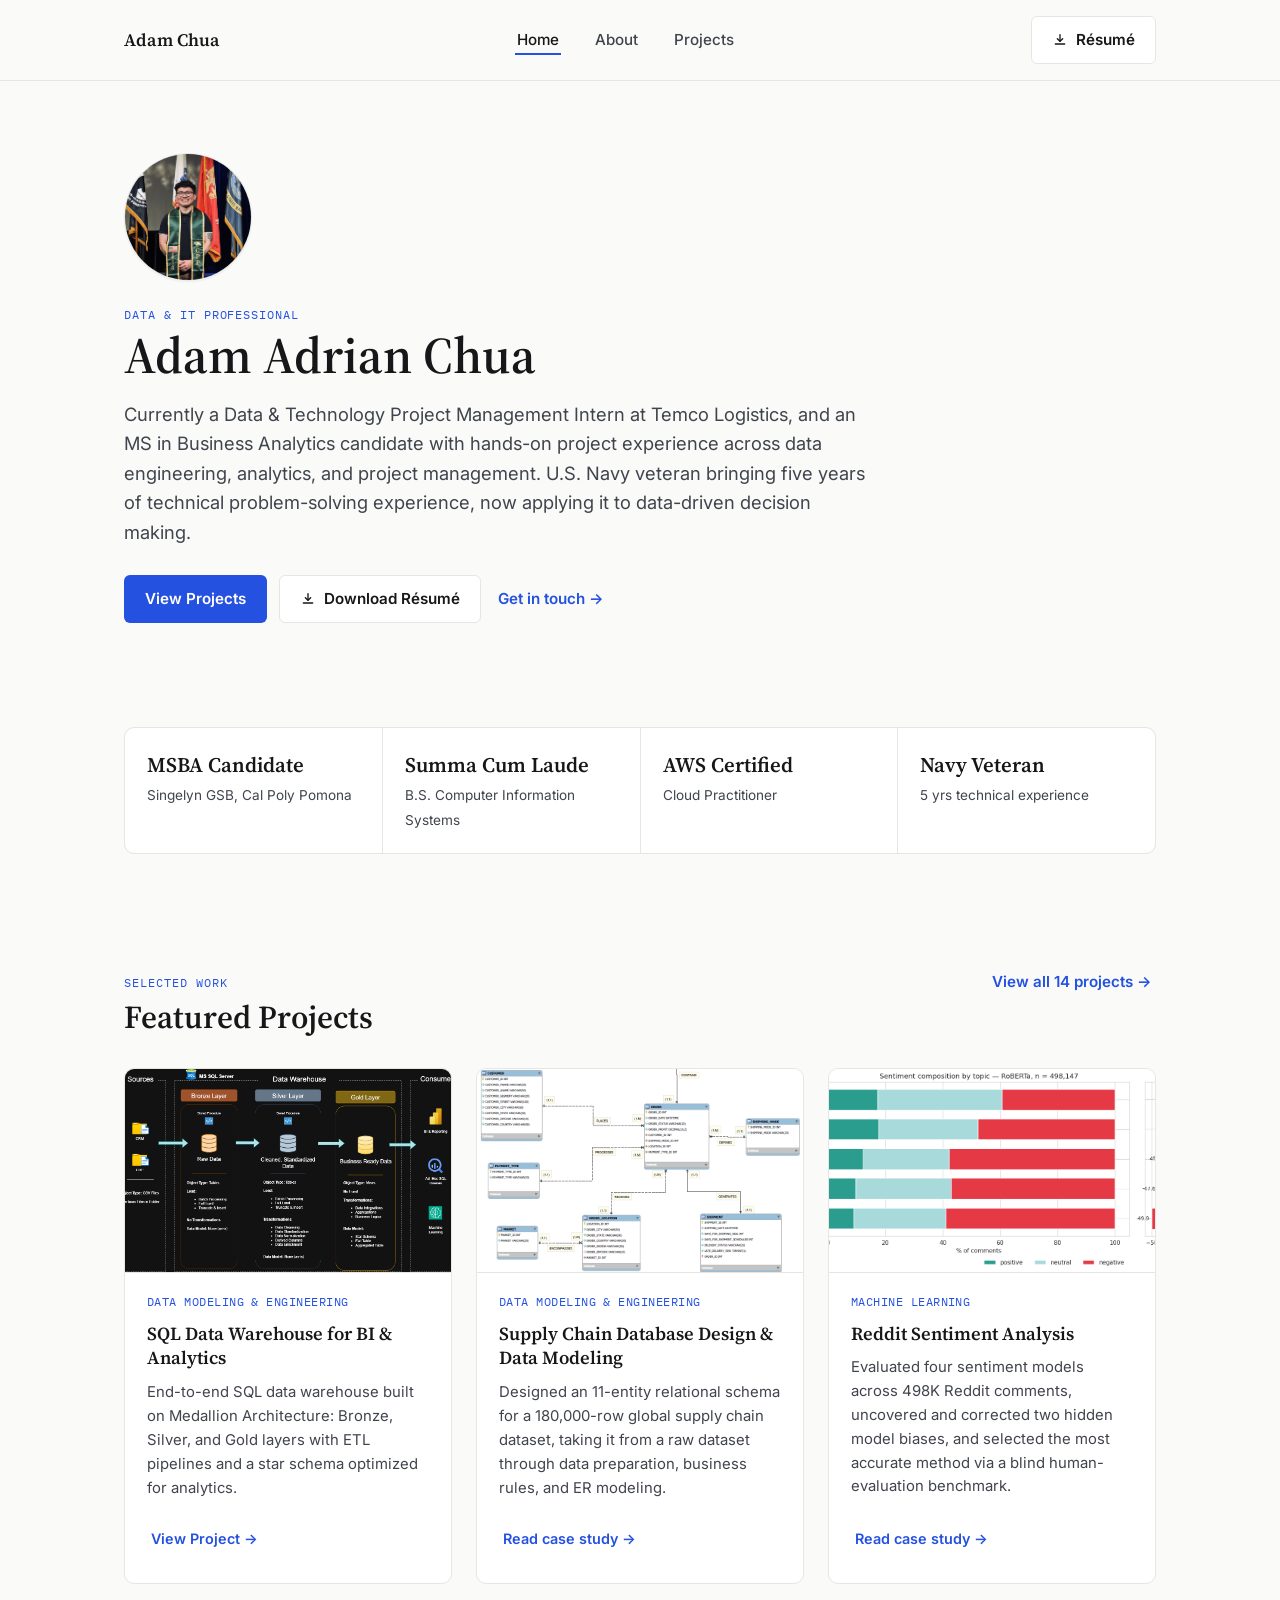
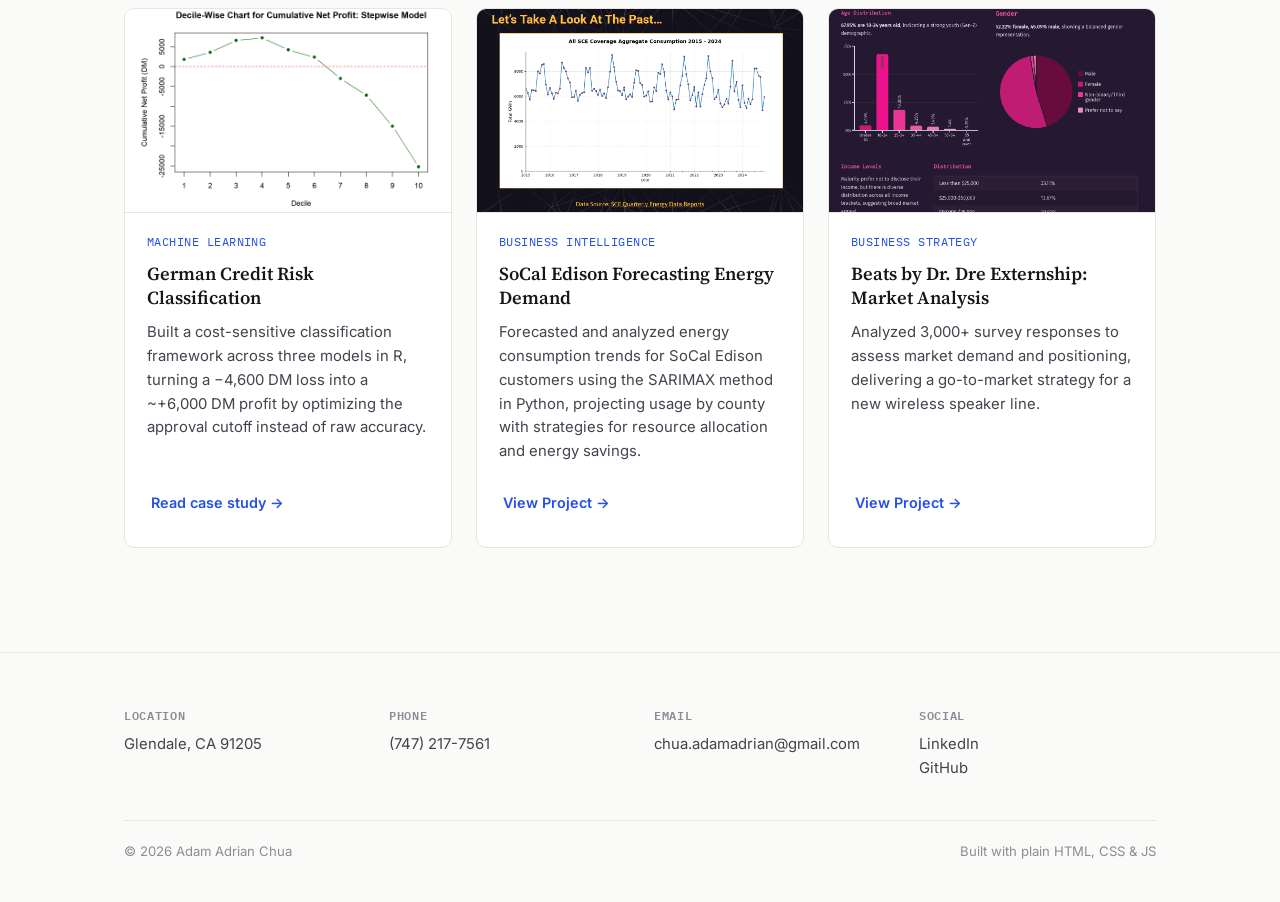
<file: index.html>
<!DOCTYPE html>
<html lang="en">
<head>
	<meta charset="utf-8" />
	<title>Adam Chua | Data & IT Professional</title>
	<meta name="viewport" content="width=device-width, initial-scale=1" />
	<meta name="description" content="Adam Chua, Data & Technology Project Management Intern at Temco Logistics, MS in Business Analytics candidate, and B.S. in Computer Information Systems graduate. Data engineering, analytics, and project management portfolio." />
	<link rel="icon" href="data:image/svg+xml,%3Csvg xmlns='http://www.w3.org/2000/svg' viewBox='0 0 100 100'%3E%3Crect width='100' height='100' rx='20' fill='%232451e0'/%3E%3Ctext x='50' y='67' font-size='44' font-family='sans-serif' fill='white' text-anchor='middle'%3EAC%3C/text%3E%3C/svg%3E" />
	<link rel="preconnect" href="https://fonts.googleapis.com" />
	<link rel="preconnect" href="https://fonts.gstatic.com" crossorigin />
	<link href="https://fonts.googleapis.com/css2?family=Source+Serif+4:wght@500;600;700&family=Inter:wght@400;500;600;700&family=IBM+Plex+Mono:wght@500;600&display=swap" rel="stylesheet" />
	<link rel="stylesheet" href="assets/css/style.css" />
</head>
<body>

	<header class="site-header">
		<nav class="nav">
			<a href="index.html" class="nav-brand">Adam Chua</a>
			<ul class="nav-links" id="nav-links">
				<li><a href="index.html" aria-current="page">Home</a></li>
				<li><a href="about.html">About</a></li>
				<li><a href="projects.html">Projects</a></li>
			</ul>
			<div class="nav-cta">
				<a href="assets/resume/Adam-Chua-Resume.pdf" class="btn btn-secondary" download>
					<svg viewBox="0 0 24 24" fill="none" stroke="currentColor" stroke-width="2" stroke-linecap="round" stroke-linejoin="round"><path d="M12 4v10"/><path d="M8 10l4 4 4-4"/><path d="M5 18h14"/></svg>
					Résumé
				</a>
				<button class="nav-toggle" aria-label="Toggle menu" aria-expanded="false" aria-controls="nav-links">
					<svg viewBox="0 0 24 24" fill="none" stroke="currentColor" stroke-width="2" stroke-linecap="round"><line x1="4" y1="7" x2="20" y2="7"/><line x1="4" y1="12" x2="20" y2="12"/><line x1="4" y1="17" x2="20" y2="17"/></svg>
				</button>
			</div>
		</nav>
	</header>

	<main>
		<section class="hero">
			<div class="container hero-grid">
				<div>
					<div class="hero-photo">
						<img src="assets/images/profile.jpg" alt="Portrait of Adam Chua" />
					</div>
					<span class="eyebrow">Data &amp; IT Professional</span>
					<h1>Adam Adrian Chua</h1>
					<p class="lede">
						Currently a Data &amp; Technology Project Management Intern at Temco Logistics, and an MS in Business
						Analytics candidate with hands-on project experience across data engineering, analytics, and project
						management. U.S. Navy veteran bringing five years of technical problem-solving experience, now applying
						it to data-driven decision making.
					</p>
					<div class="actions">
						<a href="projects.html" class="btn btn-primary">View Projects</a>
						<a href="assets/resume/Adam-Chua-Resume.pdf" class="btn btn-secondary" download>
							<svg viewBox="0 0 24 24" fill="none" stroke="currentColor" stroke-width="2" stroke-linecap="round" stroke-linejoin="round"><path d="M12 4v10"/><path d="M8 10l4 4 4-4"/><path d="M5 18h14"/></svg>
							Download Résumé
						</a>
						<a href="mailto:chua.adamadrian@gmail.com" class="btn btn-ghost">Get in touch →</a>
					</div>
				</div>
			</div>
		</section>

		<section class="section--tight">
			<div class="container">
				<div class="highlights">
					<div class="highlight">
						<span class="value">MSBA Candidate</span>
						<span class="label">Singelyn GSB, Cal Poly Pomona</span>
					</div>
					<div class="highlight">
						<span class="value">Summa Cum Laude</span>
						<span class="label">B.S. Computer Information Systems</span>
					</div>
					<div class="highlight">
						<span class="value">AWS Certified</span>
						<span class="label">Cloud Practitioner</span>
					</div>
					<div class="highlight">
						<span class="value">Navy Veteran</span>
						<span class="label">5 yrs technical experience</span>
					</div>
				</div>
			</div>
		</section>

		<section class="section">
			<div class="container">
				<div class="section-head">
					<div>
						<span class="eyebrow">Selected Work</span>
						<h2>Featured Projects</h2>
					</div>
					<a href="projects.html" class="btn btn-ghost">View all 14 projects →</a>
				</div>

				<div class="project-grid">
					<article class="card project-card">
						<div class="project-media">
							<img src="assets/images/dwh_architecture_drawio.png" alt="Medallion architecture diagram for the SQL data warehouse project" />
						</div>
						<div class="project-body">
							<span class="project-tag">Data Modeling &amp; Engineering</span>
							<h3>SQL Data Warehouse for BI &amp; Analytics</h3>
							<p>End-to-end SQL data warehouse built on Medallion Architecture: Bronze, Silver, and Gold layers with ETL pipelines and a star schema optimized for analytics.</p>
							<div class="project-footer">
								<a href="https://github.com/adamchua97/sql-data-wh-project" class="btn-ghost" style="font-size:0.9rem;font-weight:600;">View Project →</a>
							</div>
						</div>
					</article>

										<article class="card project-card">
						<div class="project-media">
							<img src="assets/images/erd_preview.png" alt="Entity-relationship diagram for the supply chain data model" />
						</div>
						<div class="project-body">
							<span class="project-tag">Data Modeling &amp; Engineering</span>
							<h3>Supply Chain Database Design &amp; Data Modeling</h3>
							<p>Designed an 11-entity relational schema for a 180,000-row global supply chain dataset, taking it from a raw dataset through data preparation, business rules, and ER modeling.</p>
							<div class="project-footer">
								<a href="projects.html#supply-chain-model" class="btn-ghost" style="font-size:0.9rem;font-weight:600;">Read case study →</a>
							</div>
						</div>
					</article>

					<article class="card project-card">
						<div class="project-media">
							<img src="assets/images/fig4-sentiment-comp-by-topic-net-sentiment.png" alt="Sentiment composition and net sentiment by discussion topic" />
						</div>
						<div class="project-body">
							<span class="project-tag">Machine Learning</span>
							<h3>Reddit Sentiment Analysis</h3>
							<p>Evaluated four sentiment models across 498K Reddit comments, uncovered and corrected two hidden model biases, and selected the most accurate method via a blind human-evaluation benchmark.</p>
							<div class="project-footer">
								<a href="projects.html#sentiment-analysis" class="btn-ghost" style="font-size:0.9rem;font-weight:600;">Read case study →</a>
							</div>
						</div>
					</article>

					<article class="card project-card">
						<div class="project-media">
							<img src="assets/images/german_credit_decile_chart.png" alt="Decile-wise cumulative net profit chart for the stepwise credit risk model" />
						</div>
						<div class="project-body">
							<span class="project-tag">Machine Learning</span>
							<h3>German Credit Risk Classification</h3>
							<p>Built a cost-sensitive classification framework across three models in R, turning a −4,600 DM loss into a ~+6,000 DM profit by optimizing the approval cutoff instead of raw accuracy.</p>
							<div class="project-footer">
								<a href="projects.html#credit-risk" class="btn-ghost" style="font-size:0.9rem;font-weight:600;">Read case study →</a>
							</div>
						</div>
					</article>

										<article class="card project-card">
						<div class="project-media">
							<img src="assets/images/sce_forecast_25.png" alt="SoCal Edison energy demand forecast preview" />
						</div>
						<div class="project-body">
							<span class="project-tag">Business Intelligence</span>
							<h3>SoCal Edison Forecasting Energy Demand</h3>
							<p>Forecasted and analyzed energy consumption trends for SoCal Edison customers using the SARIMAX method in Python, projecting usage by county with strategies for resource allocation and energy savings.</p>
							<div class="project-footer">
								<a href="https://github.com/adamchua97/sce-forecasting-energy-demand-analysis" class="btn-ghost" style="font-size:0.9rem;font-weight:600;">View Project →</a>
							</div>
						</div>
					</article>

					<article class="card project-card">
						<div class="project-media">
							<img src="assets/images/beats_extern.png" alt="Beats by Dr. Dre market analysis presentation preview" />
						</div>
						<div class="project-body">
							<span class="project-tag">Business Strategy</span>
							<h3>Beats by Dr. Dre Externship: Market Analysis</h3>
							<p>Analyzed 3,000+ survey responses to assess market demand and positioning, delivering a go-to-market strategy for a new wireless speaker line.</p>
							<div class="project-footer">
								<a href="https://insights-strategy-for-be-t7qh2v5.gamma.site/" class="btn-ghost" style="font-size:0.9rem;font-weight:600;">View Project →</a>
							</div>
						</div>
					</article>
				</div>
			</div>
		</section>
	</main>

	<footer class="site-footer">
		<div class="container">
			<div class="footer-grid">
				<div>
					<h4>Location</h4>
					<p>Glendale, CA 91205</p>
				</div>
				<div>
					<h4>Phone</h4>
					<p><a href="tel:+17472177561">(747) 217-7561</a></p>
				</div>
				<div>
					<h4>Email</h4>
					<p><a href="mailto:chua.adamadrian@gmail.com">chua.adamadrian@gmail.com</a></p>
				</div>
				<div>
					<h4>Social</h4>
					<p><a href="https://www.linkedin.com/in/adam-chua/">LinkedIn</a></p>
					<p><a href="https://github.com/adamchua97">GitHub</a></p>
				</div>
			</div>
			<div class="footer-bottom">
				<span>© 2026 Adam Adrian Chua</span>
				<span>Built with plain HTML, CSS &amp; JS</span>
			</div>
		</div>
	</footer>

	<script src="assets/js/main.js"></script>
</body>
</html>
</file>
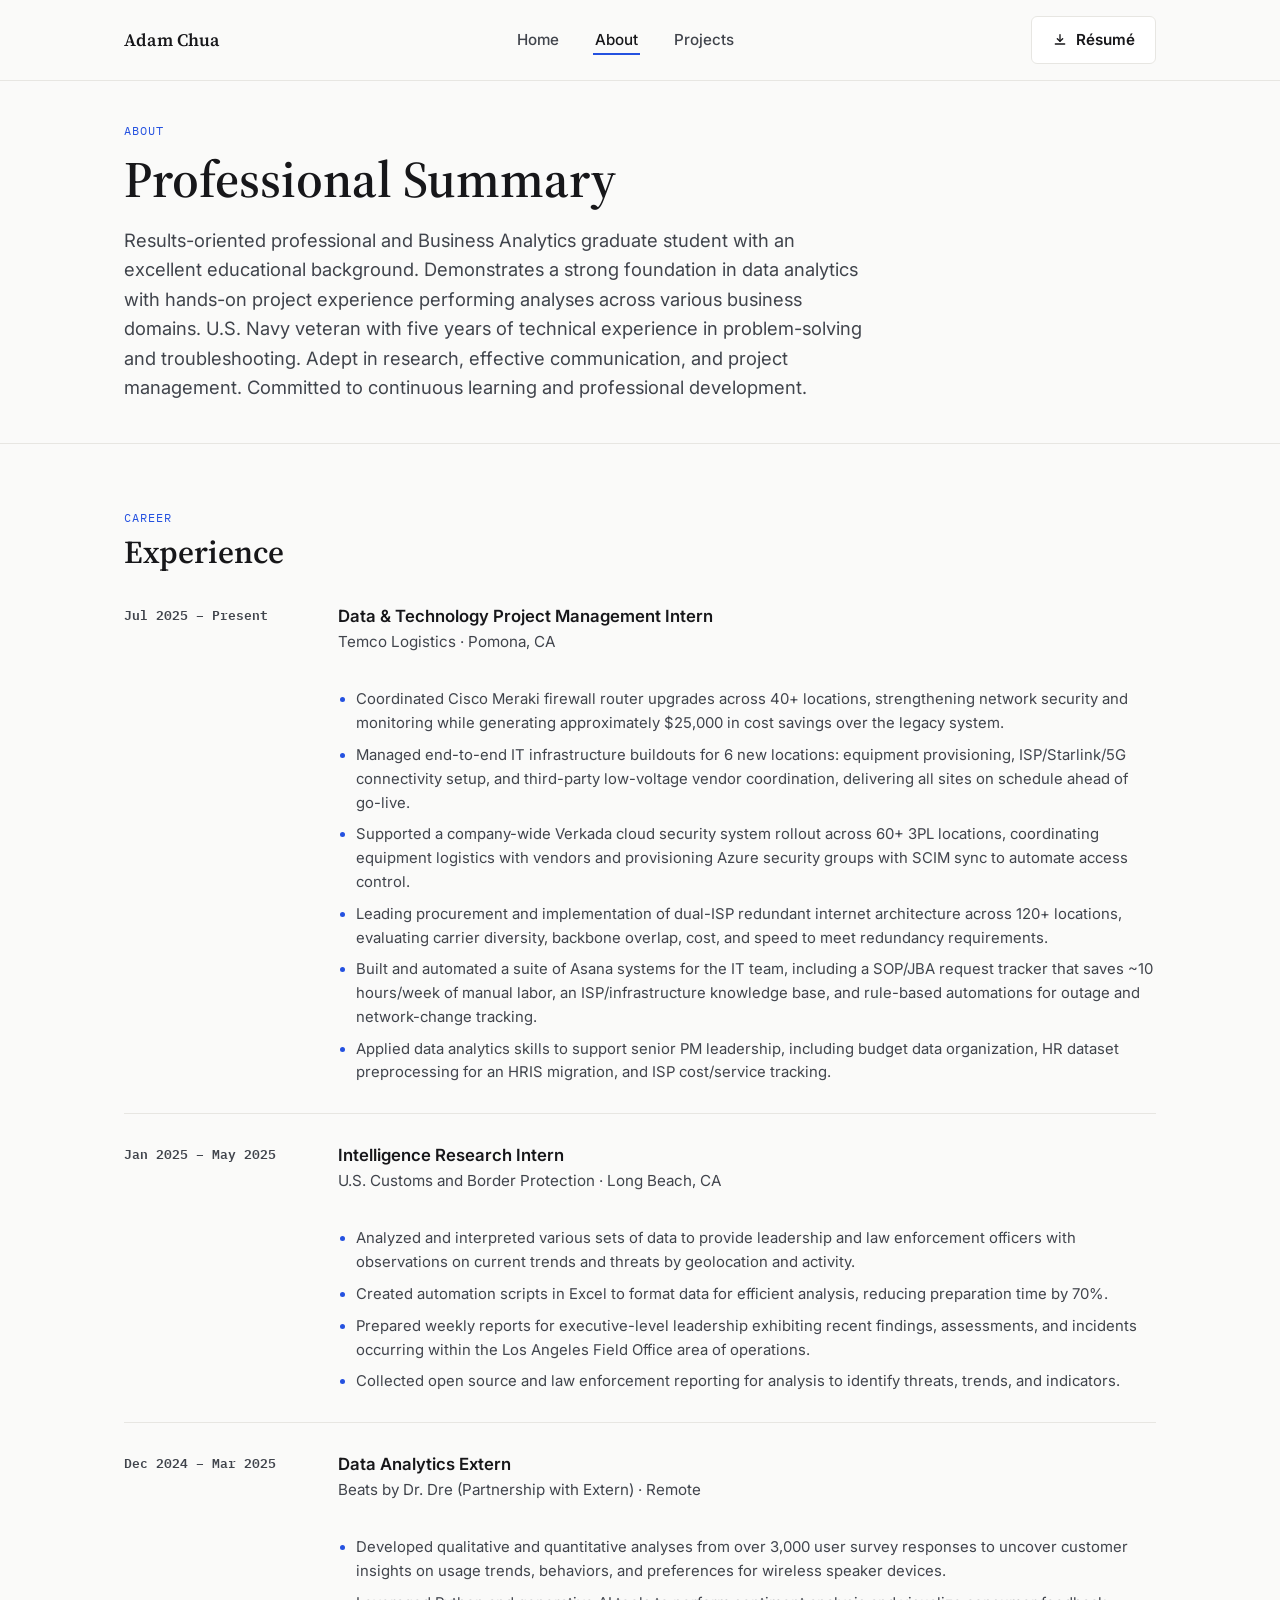
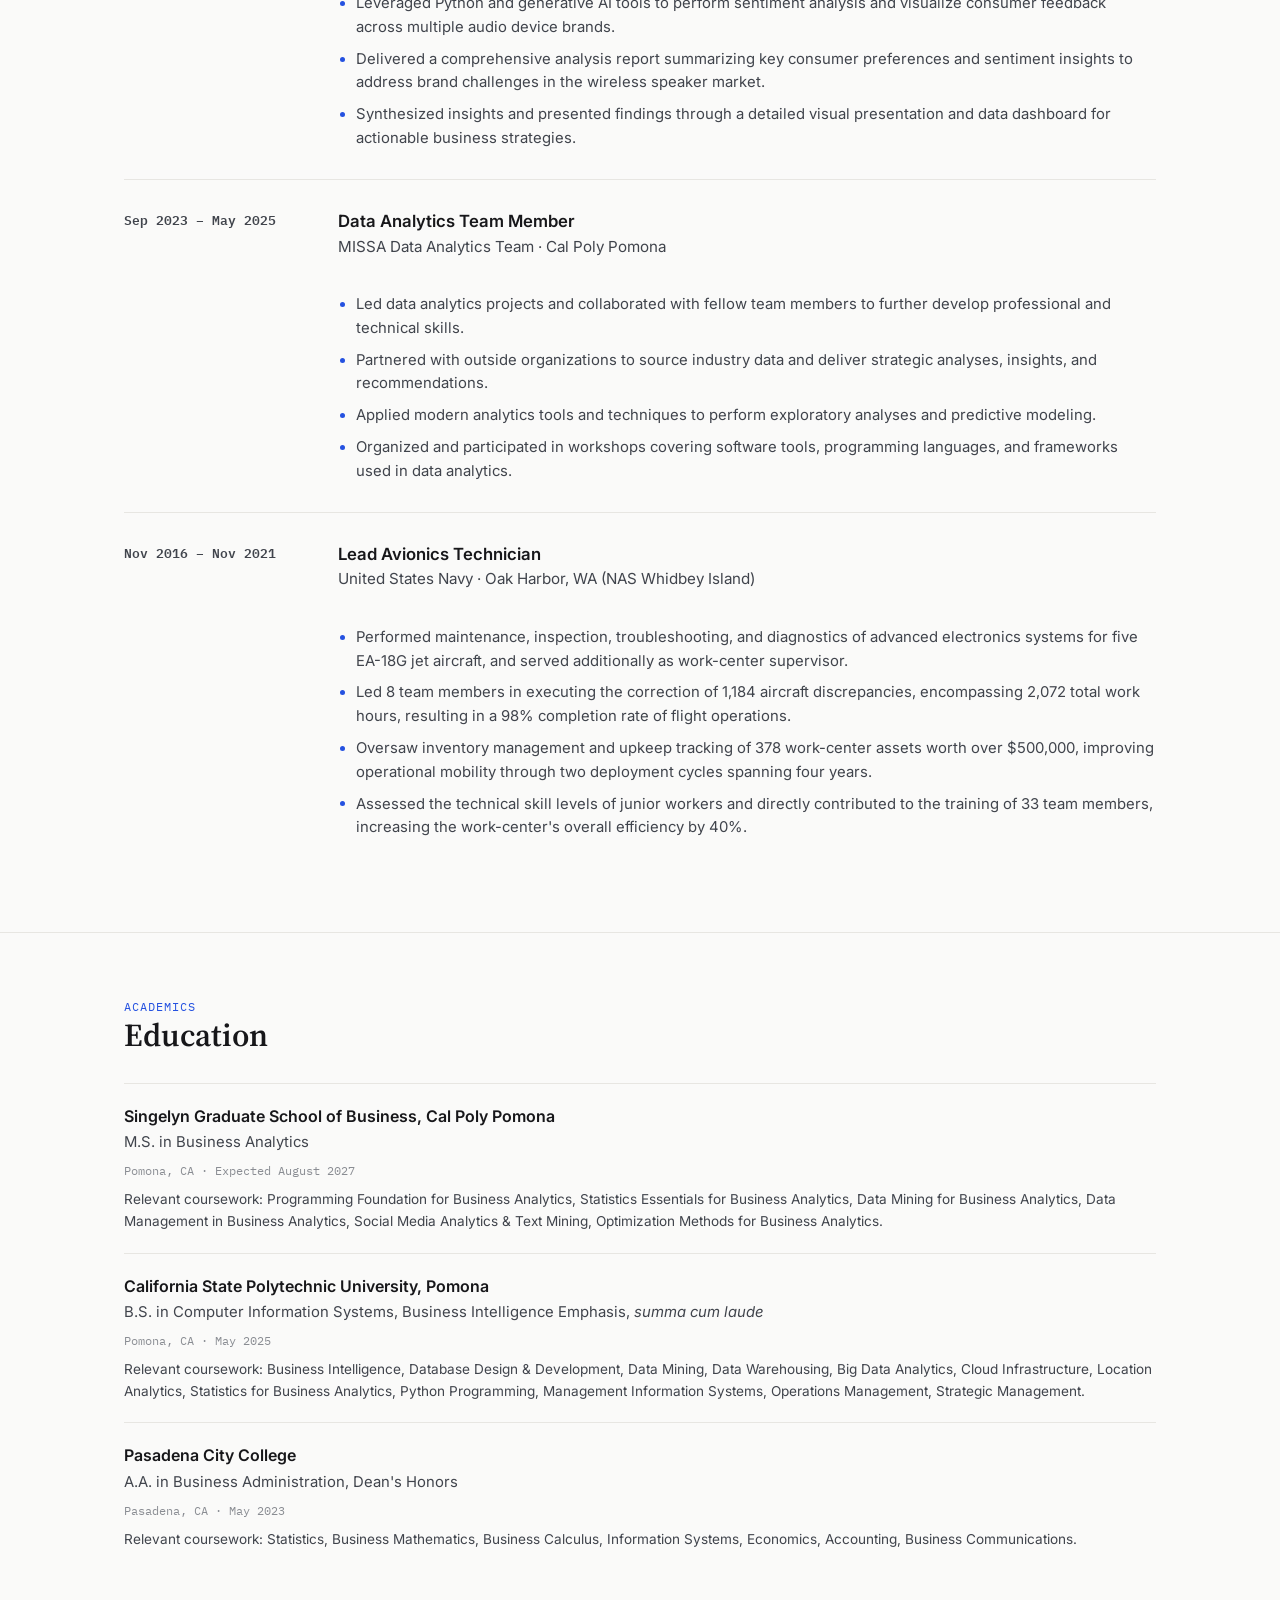
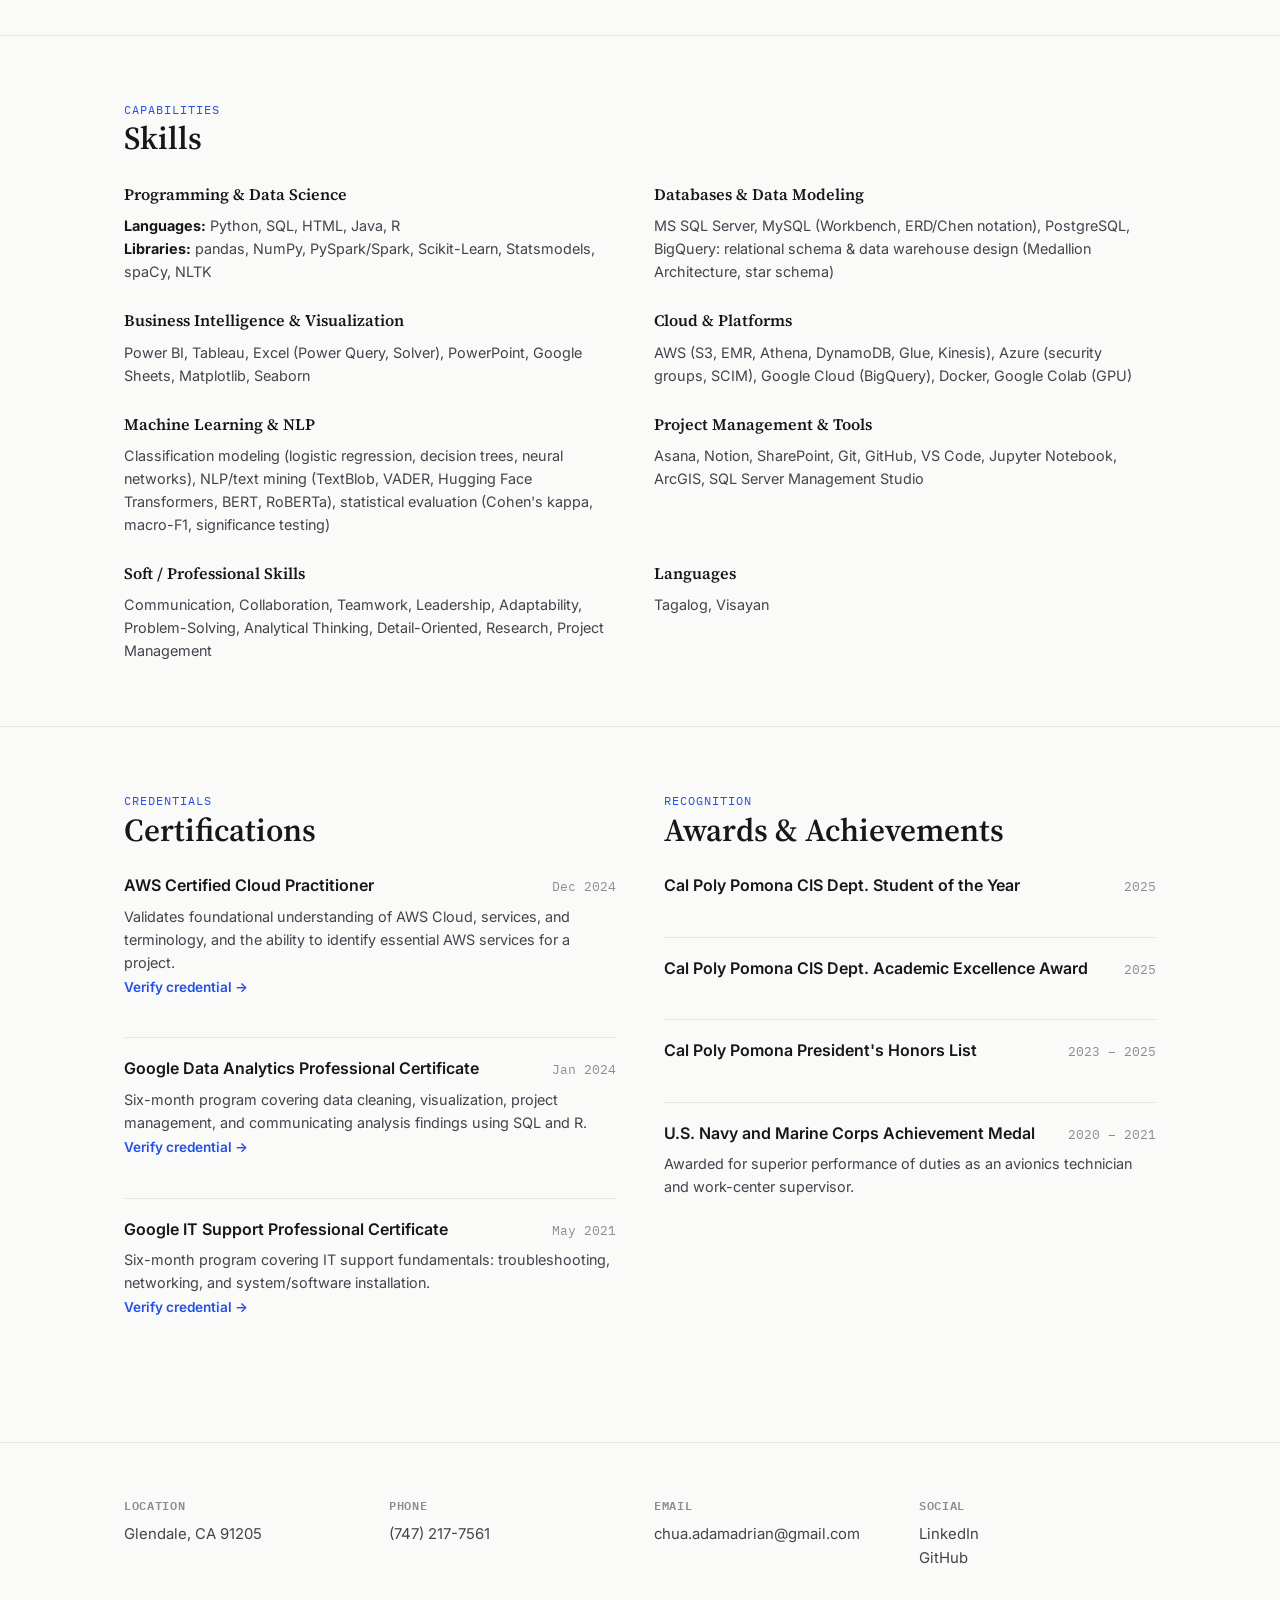
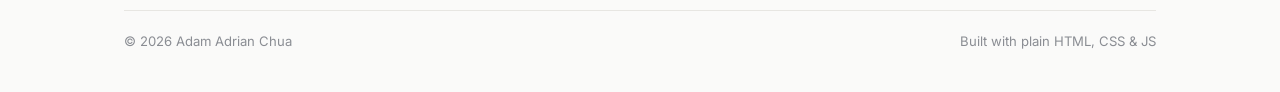
<file: about.html>
<!DOCTYPE html>
<html lang="en">
<head>
	<meta charset="utf-8" />
	<title>About | Adam Chua</title>
	<meta name="viewport" content="width=device-width, initial-scale=1" />
	<meta name="description" content="Adam Chua's professional summary, experience, education, skills, certifications, and awards." />
	<link rel="icon" href="data:image/svg+xml,%3Csvg xmlns='http://www.w3.org/2000/svg' viewBox='0 0 100 100'%3E%3Crect width='100' height='100' rx='20' fill='%232451e0'/%3E%3Ctext x='50' y='67' font-size='44' font-family='sans-serif' fill='white' text-anchor='middle'%3EAC%3C/text%3E%3C/svg%3E" />
	<link rel="preconnect" href="https://fonts.googleapis.com" />
	<link rel="preconnect" href="https://fonts.gstatic.com" crossorigin />
	<link href="https://fonts.googleapis.com/css2?family=Source+Serif+4:wght@500;600;700&family=Inter:wght@400;500;600;700&family=IBM+Plex+Mono:wght@500;600&display=swap" rel="stylesheet" />
	<link rel="stylesheet" href="assets/css/style.css" />
</head>
<body>

	<header class="site-header">
		<nav class="nav">
			<a href="index.html" class="nav-brand">Adam Chua</a>
			<ul class="nav-links" id="nav-links">
				<li><a href="index.html">Home</a></li>
				<li><a href="about.html" aria-current="page">About</a></li>
				<li><a href="projects.html">Projects</a></li>
			</ul>
			<div class="nav-cta">
				<a href="assets/resume/Adam-Chua-Resume.pdf" class="btn btn-secondary" download>
					<svg viewBox="0 0 24 24" fill="none" stroke="currentColor" stroke-width="2" stroke-linecap="round" stroke-linejoin="round"><path d="M12 4v10"/><path d="M8 10l4 4 4-4"/><path d="M5 18h14"/></svg>
					Résumé
				</a>
				<button class="nav-toggle" aria-label="Toggle menu" aria-expanded="false" aria-controls="nav-links">
					<svg viewBox="0 0 24 24" fill="none" stroke="currentColor" stroke-width="2" stroke-linecap="round"><line x1="4" y1="7" x2="20" y2="7"/><line x1="4" y1="12" x2="20" y2="12"/><line x1="4" y1="17" x2="20" y2="17"/></svg>
				</button>
			</div>
		</nav>
	</header>

	<main>
		<section class="section--tight">
			<div class="container">
				<span class="eyebrow">About</span>
				<h1 style="margin-top:8px;">Professional Summary</h1>
				<p class="lede" style="margin-top:16px;">
					Results-oriented professional and Business Analytics graduate student with an excellent educational
					background. Demonstrates a strong foundation in data analytics with hands-on project experience
					performing analyses across various business domains. U.S. Navy veteran with five years of technical
					experience in problem-solving and troubleshooting. Adept in research, effective communication, and
					project management. Committed to continuous learning and professional development.
				</p>
			</div>
		</section>

		<hr class="divider" />

		<section class="section">
			<div class="container">
				<div class="section-head">
					<div>
						<span class="eyebrow">Career</span>
						<h2>Experience</h2>
					</div>
				</div>

				<div class="timeline">
					<div class="timeline-item">
						<div class="timeline-head">
							<div class="timeline-role-wrap">
								<div class="timeline-role">Data &amp; Technology Project Management Intern</div>
								<div class="timeline-org">Temco Logistics · Pomona, CA</div>
							</div>
							<div class="timeline-date">Jul 2025 – Present</div>
						</div>
						<ul>
							<li>Coordinated Cisco Meraki firewall router upgrades across 40+ locations, strengthening network security and monitoring while generating approximately $25,000 in cost savings over the legacy system.</li>
							<li>Managed end-to-end IT infrastructure buildouts for 6 new locations: equipment provisioning, ISP/Starlink/5G connectivity setup, and third-party low-voltage vendor coordination, delivering all sites on schedule ahead of go-live.</li>
							<li>Supported a company-wide Verkada cloud security system rollout across 60+ 3PL locations, coordinating equipment logistics with vendors and provisioning Azure security groups with SCIM sync to automate access control.</li>
							<li>Leading procurement and implementation of dual-ISP redundant internet architecture across 120+ locations, evaluating carrier diversity, backbone overlap, cost, and speed to meet redundancy requirements.</li>
							<li>Built and automated a suite of Asana systems for the IT team, including a SOP/JBA request tracker that saves ~10 hours/week of manual labor, an ISP/infrastructure knowledge base, and rule-based automations for outage and network-change tracking.</li>
							<li>Applied data analytics skills to support senior PM leadership, including budget data organization, HR dataset preprocessing for an HRIS migration, and ISP cost/service tracking.</li>
						</ul>
					</div>

					<div class="timeline-item">
						<div class="timeline-head">
							<div class="timeline-role-wrap">
								<div class="timeline-role">Intelligence Research Intern</div>
								<div class="timeline-org">U.S. Customs and Border Protection · Long Beach, CA</div>
							</div>
							<div class="timeline-date">Jan 2025 – May 2025</div>
						</div>
						<ul>
							<li>Analyzed and interpreted various sets of data to provide leadership and law enforcement officers with observations on current trends and threats by geolocation and activity.</li>
							<li>Created automation scripts in Excel to format data for efficient analysis, reducing preparation time by 70%.</li>
							<li>Prepared weekly reports for executive-level leadership exhibiting recent findings, assessments, and incidents occurring within the Los Angeles Field Office area of operations.</li>
							<li>Collected open source and law enforcement reporting for analysis to identify threats, trends, and indicators.</li>
						</ul>
					</div>

					<div class="timeline-item">
						<div class="timeline-head">
							<div class="timeline-role-wrap">
								<div class="timeline-role">Data Analytics Extern</div>
								<div class="timeline-org">Beats by Dr. Dre (Partnership with Extern) · Remote</div>
							</div>
							<div class="timeline-date">Dec 2024 – Mar 2025</div>
						</div>
						<ul>
							<li>Developed qualitative and quantitative analyses from over 3,000 user survey responses to uncover customer insights on usage trends, behaviors, and preferences for wireless speaker devices.</li>
							<li>Leveraged Python and generative AI tools to perform sentiment analysis and visualize consumer feedback across multiple audio device brands.</li>
							<li>Delivered a comprehensive analysis report summarizing key consumer preferences and sentiment insights to address brand challenges in the wireless speaker market.</li>
							<li>Synthesized insights and presented findings through a detailed visual presentation and data dashboard for actionable business strategies.</li>
						</ul>
					</div>

					<div class="timeline-item">
						<div class="timeline-head">
							<div class="timeline-role-wrap">
								<div class="timeline-role">Data Analytics Team Member</div>
								<div class="timeline-org">MISSA Data Analytics Team · Cal Poly Pomona</div>
							</div>
							<div class="timeline-date">Sep 2023 – May 2025</div>
						</div>
						<ul>
							<li>Led data analytics projects and collaborated with fellow team members to further develop professional and technical skills.</li>
							<li>Partnered with outside organizations to source industry data and deliver strategic analyses, insights, and recommendations.</li>
							<li>Applied modern analytics tools and techniques to perform exploratory analyses and predictive modeling.</li>
							<li>Organized and participated in workshops covering software tools, programming languages, and frameworks used in data analytics.</li>
						</ul>
					</div>

					<div class="timeline-item">
						<div class="timeline-head">
							<div class="timeline-role-wrap">
								<div class="timeline-role">Lead Avionics Technician</div>
								<div class="timeline-org">United States Navy · Oak Harbor, WA (NAS Whidbey Island)</div>
							</div>
							<div class="timeline-date">Nov 2016 – Nov 2021</div>
						</div>
						<ul>
							<li>Performed maintenance, inspection, troubleshooting, and diagnostics of advanced electronics systems for five EA-18G jet aircraft, and served additionally as work-center supervisor.</li>
							<li>Led 8 team members in executing the correction of 1,184 aircraft discrepancies, encompassing 2,072 total work hours, resulting in a 98% completion rate of flight operations.</li>
							<li>Oversaw inventory management and upkeep tracking of 378 work-center assets worth over $500,000, improving operational mobility through two deployment cycles spanning four years.</li>
							<li>Assessed the technical skill levels of junior workers and directly contributed to the training of 33 team members, increasing the work-center's overall efficiency by 40%.</li>
						</ul>
					</div>
				</div>
			</div>
		</section>

		<hr class="divider" />

		<section class="section">
			<div class="container">
				<span class="eyebrow">Academics</span>
				<h2 style="margin-bottom:28px;">Education</h2>

				<div class="edu-item">
					<div class="school">Singelyn Graduate School of Business, Cal Poly Pomona</div>
					<div class="degree">M.S. in Business Analytics</div>
					<div class="meta">Pomona, CA · Expected August 2027</div>
					<p class="coursework">Relevant coursework: Programming Foundation for Business Analytics, Statistics Essentials for Business Analytics, Data Mining for Business Analytics, Data Management in Business Analytics, Social Media Analytics &amp; Text Mining, Optimization Methods for Business Analytics.</p>
				</div>
				<div class="edu-item">
					<div class="school">California State Polytechnic University, Pomona</div>
					<div class="degree">B.S. in Computer Information Systems, Business Intelligence Emphasis, <em>summa cum laude</em></div>
					<div class="meta">Pomona, CA · May 2025</div>
					<p class="coursework">Relevant coursework: Business Intelligence, Database Design &amp; Development, Data Mining, Data Warehousing, Big Data Analytics, Cloud Infrastructure, Location Analytics, Statistics for Business Analytics, Python Programming, Management Information Systems, Operations Management, Strategic Management.</p>
				</div>
				<div class="edu-item">
					<div class="school">Pasadena City College</div>
					<div class="degree">A.A. in Business Administration, Dean's Honors</div>
					<div class="meta">Pasadena, CA · May 2023</div>
					<p class="coursework">Relevant coursework: Statistics, Business Mathematics, Business Calculus, Information Systems, Economics, Accounting, Business Communications.</p>
				</div>
			</div>
		</section>

		<hr class="divider" />

		<section class="section">
			<div class="container">
				<span class="eyebrow">Capabilities</span>
				<h2 style="margin-bottom:28px;">Skills</h2>

				<div class="skills-grid">
					<div class="skill-group">
						<h4>Programming &amp; Data Science</h4>
						<p><strong>Languages:</strong> Python, SQL, HTML, Java, R</p>
						<p><strong>Libraries:</strong> pandas, NumPy, PySpark/Spark, Scikit-Learn, Statsmodels, spaCy, NLTK</p>
					</div>
					<div class="skill-group">
						<h4>Databases &amp; Data Modeling</h4>
						<p>MS SQL Server, MySQL (Workbench, ERD/Chen notation), PostgreSQL, BigQuery: relational schema &amp; data warehouse design (Medallion Architecture, star schema)</p>
					</div>
					<div class="skill-group">
						<h4>Business Intelligence &amp; Visualization</h4>
						<p>Power BI, Tableau, Excel (Power Query, Solver), PowerPoint, Google Sheets, Matplotlib, Seaborn</p>
					</div>
					<div class="skill-group">
						<h4>Cloud &amp; Platforms</h4>
						<p>AWS (S3, EMR, Athena, DynamoDB, Glue, Kinesis), Azure (security groups, SCIM), Google Cloud (BigQuery), Docker, Google Colab (GPU)</p>
					</div>
					<div class="skill-group">
						<h4>Machine Learning &amp; NLP</h4>
						<p>Classification modeling (logistic regression, decision trees, neural networks), NLP/text mining (TextBlob, VADER, Hugging Face Transformers, BERT, RoBERTa), statistical evaluation (Cohen's kappa, macro-F1, significance testing)</p>
					</div>
					<div class="skill-group">
						<h4>Project Management &amp; Tools</h4>
						<p>Asana, Notion, SharePoint, Git, GitHub, VS Code, Jupyter Notebook, ArcGIS, SQL Server Management Studio</p>
					</div>
					<div class="skill-group">
						<h4>Soft / Professional Skills</h4>
						<p>Communication, Collaboration, Teamwork, Leadership, Adaptability, Problem-Solving, Analytical Thinking, Detail-Oriented, Research, Project Management</p>
					</div>
					<div class="skill-group">
						<h4>Languages</h4>
						<p>Tagalog, Visayan</p>
					</div>
				</div>
			</div>
		</section>

		<hr class="divider" />

		<section class="section">
			<div class="container two-col">
				<div>
					<span class="eyebrow">Credentials</span>
					<h2 style="margin-bottom:24px;">Certifications</h2>
					<div class="credential-list">
						<div class="credential">
							<div class="credential-head">
								<span class="credential-title">AWS Certified Cloud Practitioner</span>
								<span class="credential-date">Dec 2024</span>
							</div>
							<p>Validates foundational understanding of AWS Cloud, services, and terminology, and the ability to identify essential AWS services for a project.</p>
							<a href="https://cp.certmetrics.com/amazon/en/public/verify/credential/17042cbcb85448138397a1cbb052170d">Verify credential →</a>
						</div>
						<div class="credential">
							<div class="credential-head">
								<span class="credential-title">Google Data Analytics Professional Certificate</span>
								<span class="credential-date">Jan 2024</span>
							</div>
							<p>Six-month program covering data cleaning, visualization, project management, and communicating analysis findings using SQL and R.</p>
							<a href="https://www.coursera.org/account/accomplishments/professional-cert/BST3K5G4A432">Verify credential →</a>
						</div>
						<div class="credential">
							<div class="credential-head">
								<span class="credential-title">Google IT Support Professional Certificate</span>
								<span class="credential-date">May 2021</span>
							</div>
							<p>Six-month program covering IT support fundamentals: troubleshooting, networking, and system/software installation.</p>
							<a href="https://www.coursera.org/account/accomplishments/professional-cert/5Z9YLDRCXUDY">Verify credential →</a>
						</div>
					</div>
				</div>

				<div>
					<span class="eyebrow">Recognition</span>
					<h2 style="margin-bottom:24px;">Awards &amp; Achievements</h2>
					<div class="credential-list">
						<div class="credential">
							<div class="credential-head">
								<span class="credential-title">Cal Poly Pomona CIS Dept. Student of the Year</span>
								<span class="credential-date">2025</span>
							</div>
						</div>
						<div class="credential">
							<div class="credential-head">
								<span class="credential-title">Cal Poly Pomona CIS Dept. Academic Excellence Award</span>
								<span class="credential-date">2025</span>
							</div>
						</div>
						<div class="credential">
							<div class="credential-head">
								<span class="credential-title">Cal Poly Pomona President's Honors List</span>
								<span class="credential-date">2023 – 2025</span>
							</div>
						</div>
						<div class="credential">
							<div class="credential-head">
								<span class="credential-title">U.S. Navy and Marine Corps Achievement Medal</span>
								<span class="credential-date">2020 – 2021</span>
							</div>
							<p>Awarded for superior performance of duties as an avionics technician and work-center supervisor.</p>
						</div>
					</div>
				</div>
			</div>
		</section>
	</main>

	<footer class="site-footer">
		<div class="container">
			<div class="footer-grid">
				<div>
					<h4>Location</h4>
					<p>Glendale, CA 91205</p>
				</div>
				<div>
					<h4>Phone</h4>
					<p><a href="tel:+17472177561">(747) 217-7561</a></p>
				</div>
				<div>
					<h4>Email</h4>
					<p><a href="mailto:chua.adamadrian@gmail.com">chua.adamadrian@gmail.com</a></p>
				</div>
				<div>
					<h4>Social</h4>
					<p><a href="https://www.linkedin.com/in/adam-chua/">LinkedIn</a></p>
					<p><a href="https://github.com/adamchua97">GitHub</a></p>
				</div>
			</div>
			<div class="footer-bottom">
				<span>© 2026 Adam Adrian Chua</span>
				<span>Built with plain HTML, CSS &amp; JS</span>
			</div>
		</div>
	</footer>

	<script src="assets/js/main.js"></script>
</body>
</html>
</file>
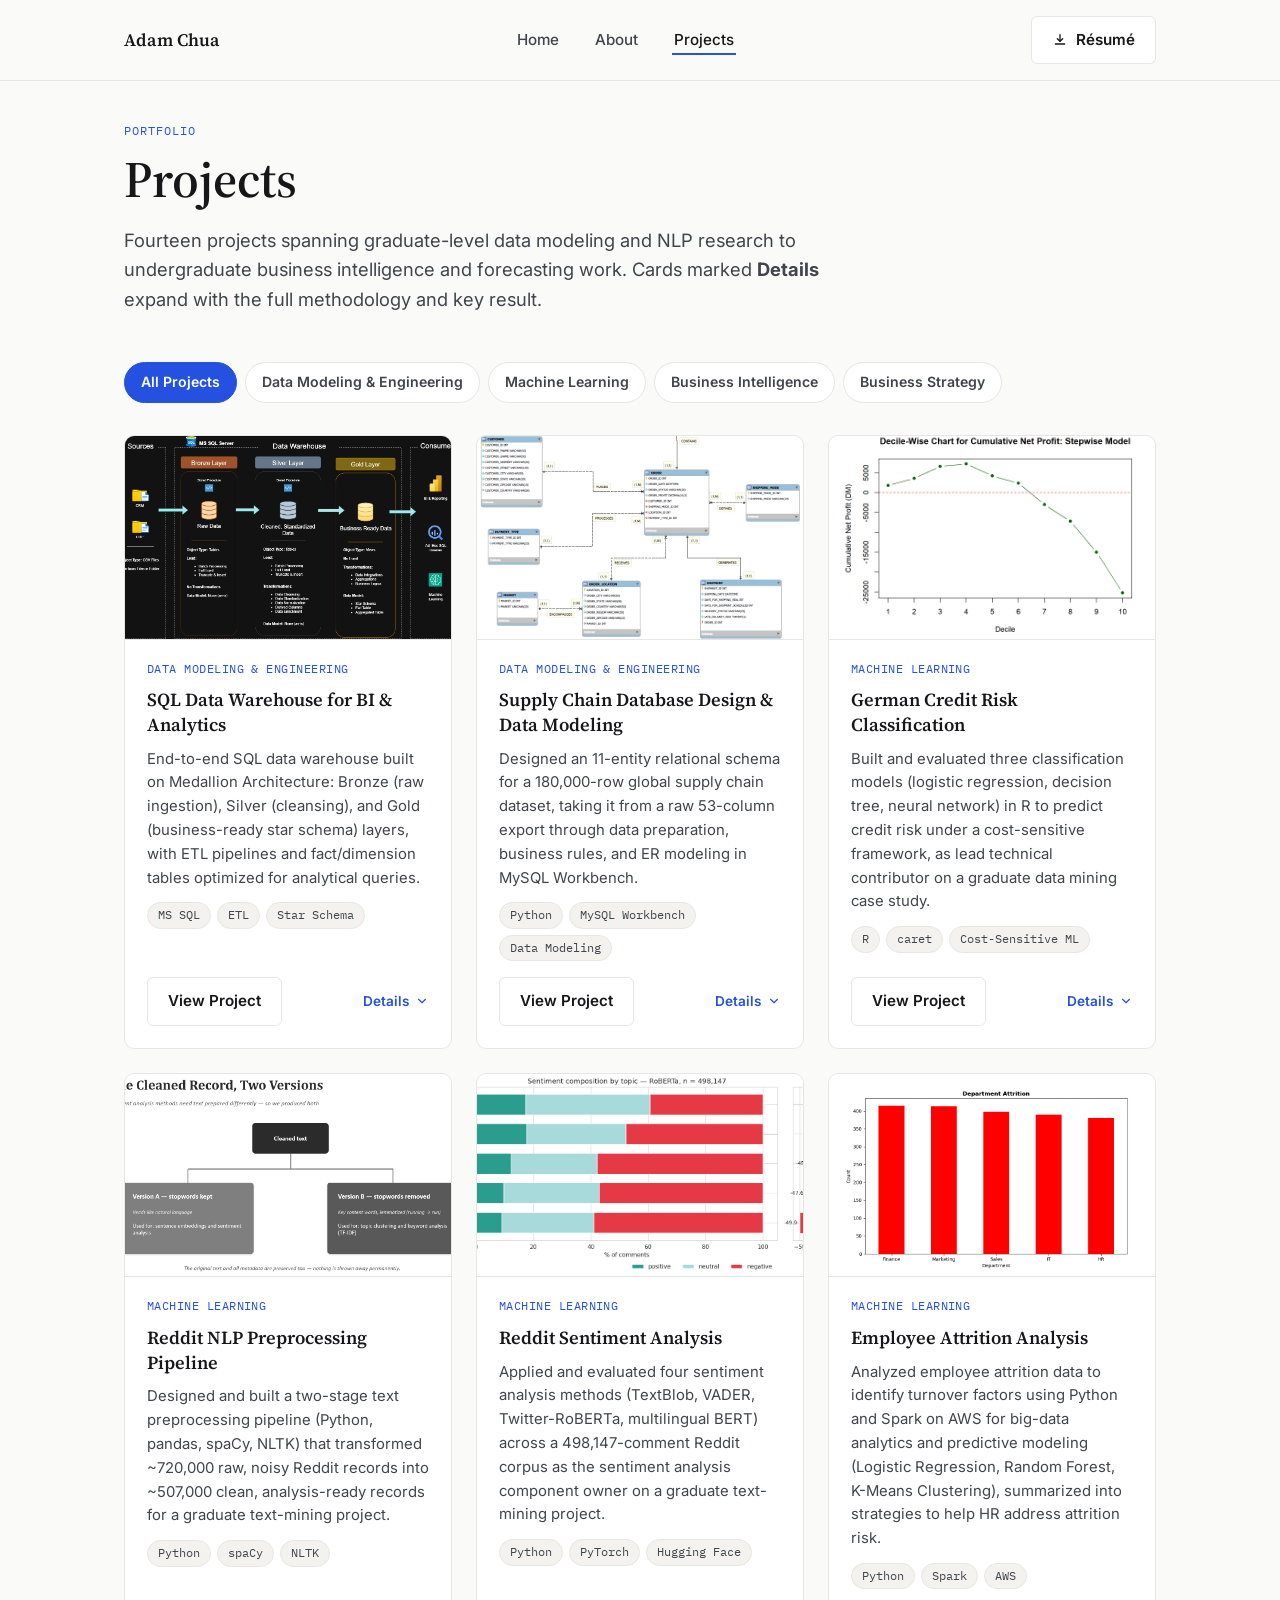
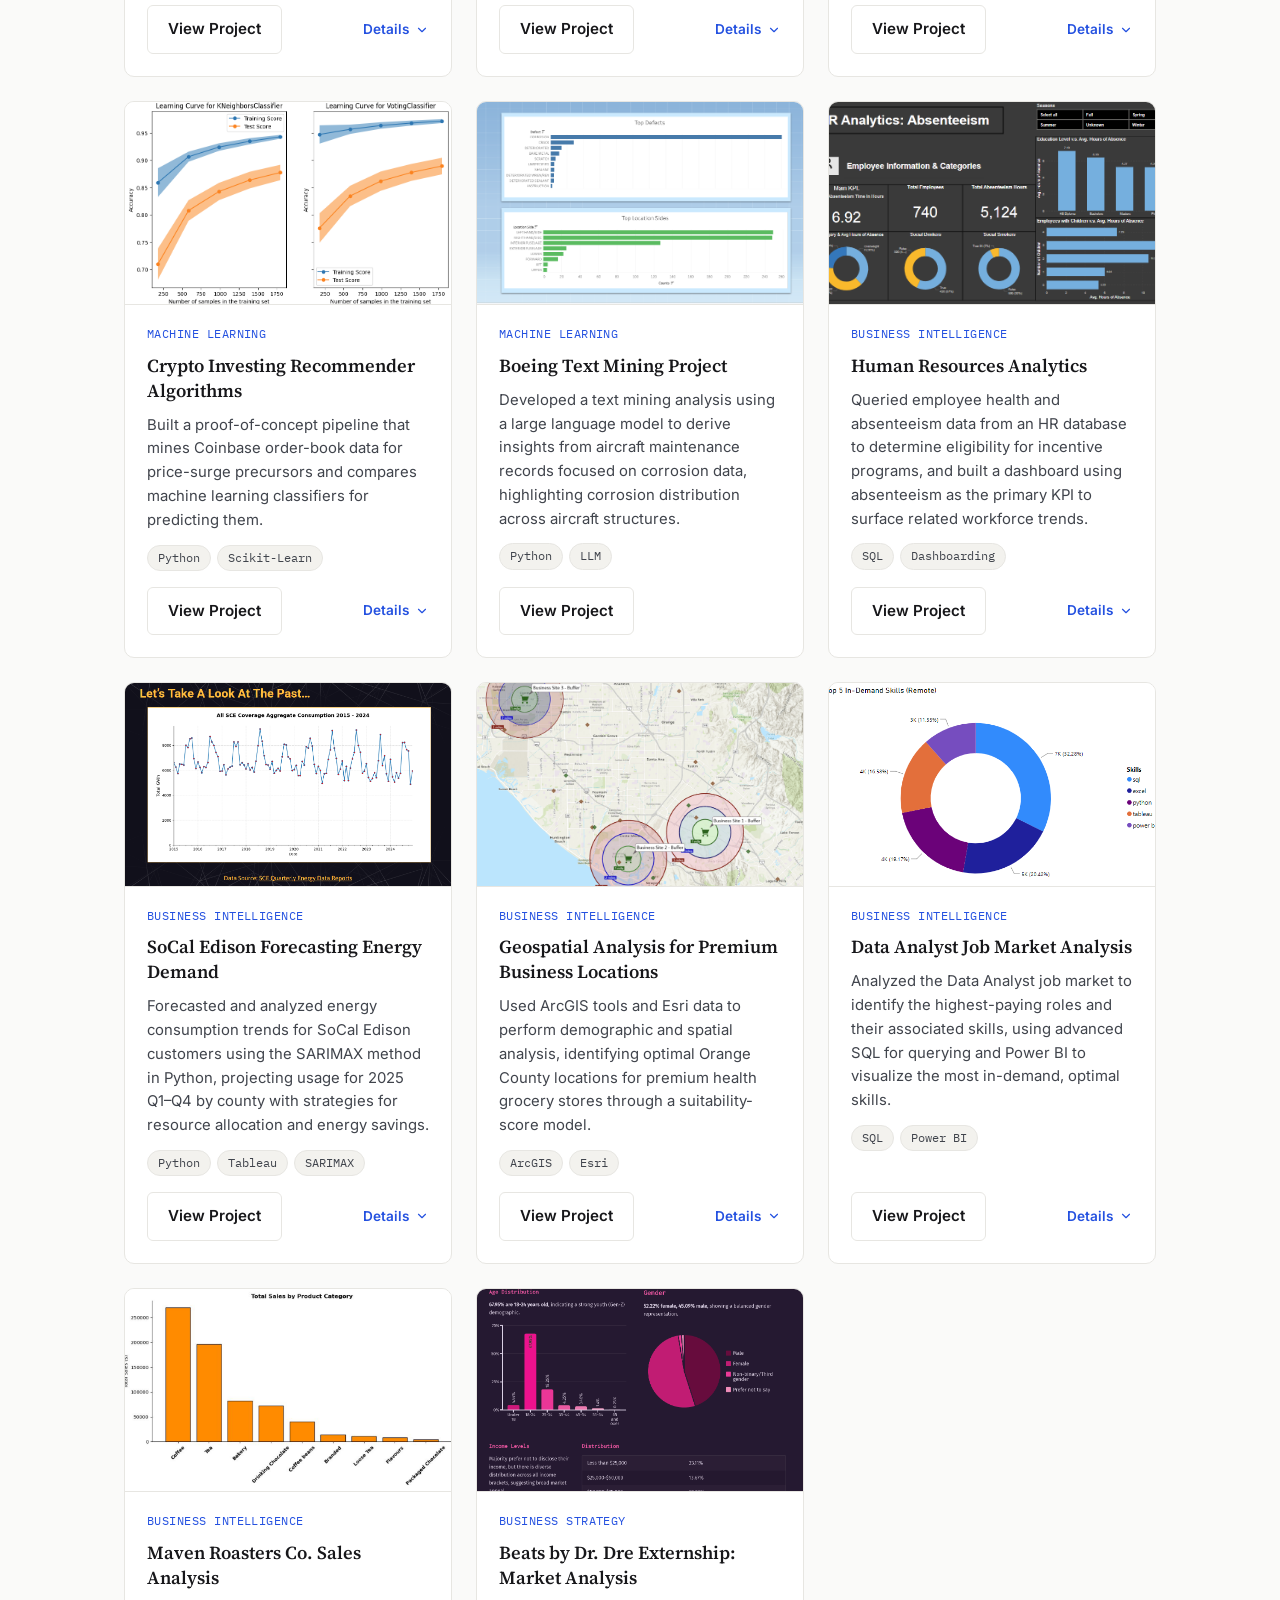
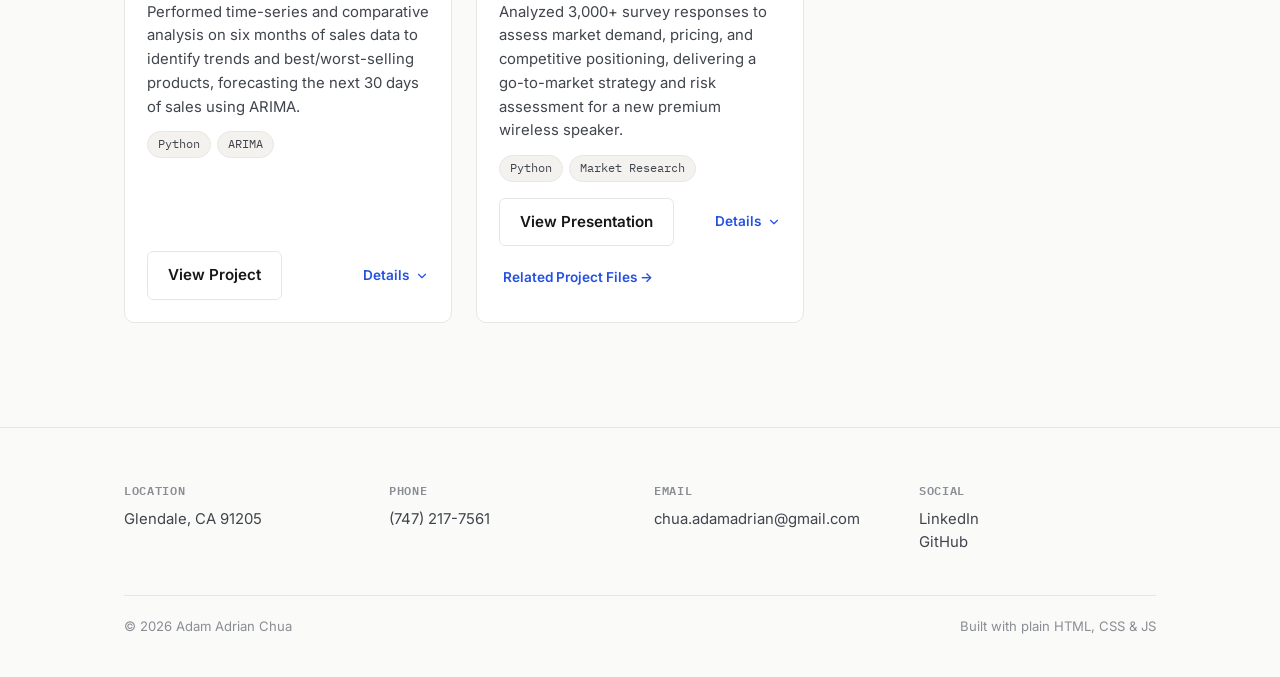
<file: projects.html>
<!DOCTYPE html>
<html lang="en">
<head>
	<meta charset="utf-8" />
	<title>Projects | Adam Chua</title>
	<meta name="viewport" content="width=device-width, initial-scale=1" />
	<meta name="description" content="14 data, analytics, and business intelligence projects by Adam Chua, from graduate data modeling and NLP work to undergraduate BI and forecasting projects." />
	<link rel="icon" href="data:image/svg+xml,%3Csvg xmlns='http://www.w3.org/2000/svg' viewBox='0 0 100 100'%3E%3Crect width='100' height='100' rx='20' fill='%232451e0'/%3E%3Ctext x='50' y='67' font-size='44' font-family='sans-serif' fill='white' text-anchor='middle'%3EAC%3C/text%3E%3C/svg%3E" />
	<link rel="preconnect" href="https://fonts.googleapis.com" />
	<link rel="preconnect" href="https://fonts.gstatic.com" crossorigin />
	<link href="https://fonts.googleapis.com/css2?family=Source+Serif+4:wght@500;600;700&family=Inter:wght@400;500;600;700&family=IBM+Plex+Mono:wght@500;600&display=swap" rel="stylesheet" />
	<link rel="stylesheet" href="assets/css/style.css" />
</head>
<body>

	<header class="site-header">
		<nav class="nav">
			<a href="index.html" class="nav-brand">Adam Chua</a>
			<ul class="nav-links" id="nav-links">
				<li><a href="index.html">Home</a></li>
				<li><a href="about.html">About</a></li>
				<li><a href="projects.html" aria-current="page">Projects</a></li>
			</ul>
			<div class="nav-cta">
				<a href="assets/resume/Adam-Chua-Resume.pdf" class="btn btn-secondary" download>
					<svg viewBox="0 0 24 24" fill="none" stroke="currentColor" stroke-width="2" stroke-linecap="round" stroke-linejoin="round"><path d="M12 4v10"/><path d="M8 10l4 4 4-4"/><path d="M5 18h14"/></svg>
					Résumé
				</a>
				<button class="nav-toggle" aria-label="Toggle menu" aria-expanded="false" aria-controls="nav-links">
					<svg viewBox="0 0 24 24" fill="none" stroke="currentColor" stroke-width="2" stroke-linecap="round"><line x1="4" y1="7" x2="20" y2="7"/><line x1="4" y1="12" x2="20" y2="12"/><line x1="4" y1="17" x2="20" y2="17"/></svg>
				</button>
			</div>
		</nav>
	</header>

	<main>
		<section class="section--tight">
			<div class="container">
				<span class="eyebrow">Portfolio</span>
				<h1 style="margin-top:8px;">Projects</h1>
				<p class="lede" style="margin-top:16px;">
					Fourteen projects spanning graduate-level data modeling and NLP research to undergraduate business
					intelligence and forecasting work. Cards marked <strong>Details</strong> expand with the full
					methodology and key result.
				</p>
			</div>
		</section>

		<section class="section" style="padding-top:8px;">
			<div class="container">
				<div class="filter-bar" role="group" aria-label="Filter projects by category">
					<button class="filter-pill" data-filter="all" aria-pressed="true">All Projects</button>
					<button class="filter-pill" data-filter="data-engineering" aria-pressed="false">Data Modeling &amp; Engineering</button>
					<button class="filter-pill" data-filter="ml-nlp" aria-pressed="false">Machine Learning</button>
					<button class="filter-pill" data-filter="bi" aria-pressed="false">Business Intelligence</button>
					<button class="filter-pill" data-filter="strategy" aria-pressed="false">Business Strategy</button>
				</div>

				<div class="project-grid">

					<!-- 1: SQL Data Warehouse -->
					<article class="card project-card" id="sql-data-warehouse" data-category="data-engineering">
						<div class="project-media">
							<img src="assets/images/dwh_architecture_drawio.png" alt="Medallion architecture diagram for the SQL data warehouse project" />
						</div>
						<div class="project-body">
							<span class="project-tag">Data Modeling &amp; Engineering</span>
							<h3>SQL Data Warehouse for BI &amp; Analytics</h3>
							<p>End-to-end SQL data warehouse built on Medallion Architecture: Bronze (raw ingestion), Silver (cleansing), and Gold (business-ready star schema) layers, with ETL pipelines and fact/dimension tables optimized for analytical queries.</p>
							<div class="tech-tags"><span class="tech-tag">MS SQL</span><span class="tech-tag">ETL</span><span class="tech-tag">Star Schema</span></div>
							<div class="project-footer">
								<a href="https://github.com/adamchua97/sql-data-wh-project" class="btn btn-secondary">View Project</a>
								<button class="details-toggle" aria-expanded="false">Details <svg viewBox="0 0 24 24" fill="none" stroke="currentColor" stroke-width="2" stroke-linecap="round" stroke-linejoin="round"><polyline points="6 9 12 15 18 9"/></svg></button>
							</div>
							<div class="project-details" hidden>
								<div class="project-details-inner">
									<ul>
										<li>Consolidated sales data from two source systems (ERP and CRM), delivered as CSV files, into a single SQL Server data warehouse.</li>
										<li>Loaded raw data as-is into the Bronze layer, then cleansed, standardized, and normalized it in the Silver layer.</li>
										<li>Modeled business-ready fact and dimension tables in a Gold-layer star schema built for analytical queries.</li>
										<li>Designed the Gold layer to support analysis of customer behavior, product performance, and sales trends.</li>
									</ul>
								</div>
							</div>
						</div>
					</article>

					<!-- 2: Supply Chain Data Modeling (flagship) -->
					<article class="card project-card" id="supply-chain-model" data-category="data-engineering">
						<div class="project-media">
							<img src="assets/images/erd_preview.png" alt="Entity-relationship diagram for the supply chain data model" />
						</div>
						<div class="project-body">
							<span class="project-tag">Data Modeling &amp; Engineering</span>
							<h3>Supply Chain Database Design &amp; Data Modeling</h3>
							<p>Designed an 11-entity relational schema for a 180,000-row global supply chain dataset, taking it from a raw 53-column export through data preparation, business rules, and ER modeling in MySQL Workbench.</p>
							<div class="tech-tags"><span class="tech-tag">Python</span><span class="tech-tag">MySQL Workbench</span><span class="tech-tag">Data Modeling</span></div>
							<div class="project-footer">
								<a href="https://github.com/adamchua97/dataco-supply-chain-database-design" class="btn btn-secondary">View Project</a>
								<button class="details-toggle" aria-expanded="false">Details <svg viewBox="0 0 24 24" fill="none" stroke="currentColor" stroke-width="2" stroke-linecap="round" stroke-linejoin="round"><polyline points="6 9 12 15 18 9"/></svg></button>
							</div>
							<div class="project-details" hidden>
								<div class="project-details-inner">
									<ul>
										<li>Started from a raw 53-column dataset and led all data preparation in Python/Jupyter, resolving encoding errors and standardizing schema conventions before any modeling began.</li>
										<li>Investigated ambiguous financial columns by reverse-engineering their calculation logic, resolving conflicts between overlapping fields before finalizing the schema.</li>
										<li>Designed a many-to-many junction entity and a database-enforced weak entity relationship (UNIQUE constraint), introducing surrogate keys for entities lacking natural keys.</li>
										<li>Authored complete business rules and a full data dictionary covering entity integrity, referential integrity, cardinality, and data type standards.</li>
									</ul>
									<div class="project-result"><strong>Result:</strong> Reduced the dataset from 53 to 42 columns with zero information loss, and delivered a complete ER model, business rules, and data dictionary ready for downstream database and warehouse implementation.</div>
								</div>
							</div>
						</div>
					</article>

					<!-- 3: German Credit Risk Classification (flagship) -->
					<article class="card project-card" id="credit-risk" data-category="ml-nlp">
						<div class="project-media">
							<img src="assets/images/german_credit_decile_chart.png" alt="Decile-wise cumulative net profit chart for the stepwise credit risk model" />
						</div>
						<div class="project-body">
							<span class="project-tag">Machine Learning</span>
							<h3>German Credit Risk Classification</h3>
							<p>Built and evaluated three classification models (logistic regression, decision tree, neural network) in R to predict credit risk under a cost-sensitive framework, as lead technical contributor on a graduate data mining case study.</p>
							<div class="tech-tags"><span class="tech-tag">R</span><span class="tech-tag">caret</span><span class="tech-tag">Cost-Sensitive ML</span></div>
							<div class="project-footer">
								<a href="https://github.com/adamchua97/german-credit-risk-analysis" class="btn btn-secondary">View Project</a>
								<button class="details-toggle" aria-expanded="false">Details <svg viewBox="0 0 24 24" fill="none" stroke="currentColor" stroke-width="2" stroke-linecap="round" stroke-linejoin="round"><polyline points="6 9 12 15 18 9"/></svg></button>
							</div>
							<div class="project-details" hidden>
								<div class="project-details-inner">
									<ul>
										<li>Designed a cost-sensitive evaluation framework reflecting a real 5:1 asymmetry between false-positive and true-positive outcomes; all three models were unprofitable at a standard threshold despite 69–75% accuracy.</li>
										<li>Built a decile-wise lift chart to identify a profit-maximizing approval cutoff, approving only the top 40% of ranked applicants.</li>
										<li>Applied stepwise feature selection, reducing the model from 30 to 19 predictors while improving both statistical fit and net profit.</li>
										<li>Flagged fair-lending/ethical concerns in the dataset's demographic variables and incorporated them into the final recommendation.</li>
									</ul>
									<div class="project-result"><strong>Result:</strong> Converted a −4,600 DM loss into a ~+6,000 DM profit by optimizing the decision threshold, without changing the underlying model.</div>
								</div>
							</div>
						</div>
					</article>

					<!-- 4: Reddit NLP Preprocessing Pipeline (flagship) -->
					<article class="card project-card" id="nlp-pipeline" data-category="ml-nlp">
						<div class="project-media">
							<img src="assets/images/reddit_clean_pipeline.png" alt="Diagram of the two cleaned-text output versions produced by the preprocessing pipeline" />
						</div>
						<div class="project-body">
							<span class="project-tag">Machine Learning</span>
							<h3>Reddit NLP Preprocessing Pipeline</h3>
							<p>Designed and built a two-stage text preprocessing pipeline (Python, pandas, spaCy, NLTK) that transformed ~720,000 raw, noisy Reddit records into ~507,000 clean, analysis-ready records for a graduate text-mining project.</p>
							<div class="tech-tags"><span class="tech-tag">Python</span><span class="tech-tag">spaCy</span><span class="tech-tag">NLTK</span></div>
							<div class="project-footer">
								<a href="https://github.com/adamchua97/reddit-la-community-data-preprocessing-pipelines" class="btn btn-secondary">View Project</a>
								<button class="details-toggle" aria-expanded="false">Details <svg viewBox="0 0 24 24" fill="none" stroke="currentColor" stroke-width="2" stroke-linecap="round" stroke-linejoin="round"><polyline points="6 9 12 15 18 9"/></svg></button>
							</div>
							<div class="project-details" hidden>
								<div class="project-details-inner">
									<ul>
										<li>Sequenced cheap filters ahead of expensive operations (language detection, lemmatization) for efficiency at 700K-record scale.</li>
										<li>Identified a filler-word problem through dedicated validation and designed a second refinement stage without a full pipeline re-run.</li>
										<li>Produced two purpose-built text representations per record: one for embedding/sentiment models, one for TF-IDF/clustering, instead of a single compromise output.</li>
										<li>Built a dedicated validation stage (null audits, token frequency review, noise scans) that directly drove the pipeline's refinement.</li>
									</ul>
									<div class="project-result"><strong>Result:</strong> Delivered 74.3% record retention on comments and 35.8% on posts, with full documentation, data dictionaries, and reusable notebooks for team handoff.</div>
								</div>
							</div>
						</div>
					</article>

					<!-- 5: Reddit Sentiment Analysis (flagship) -->
					<article class="card project-card" id="sentiment-analysis" data-category="ml-nlp">
						<div class="project-media">
							<img src="assets/images/fig4-sentiment-comp-by-topic-net-sentiment.png" alt="Sentiment composition and net sentiment by discussion topic" />
						</div>
						<div class="project-body">
							<span class="project-tag">Machine Learning</span>
							<h3>Reddit Sentiment Analysis</h3>
							<p>Applied and evaluated four sentiment analysis methods (TextBlob, VADER, Twitter-RoBERTa, multilingual BERT) across a 498,147-comment Reddit corpus as the sentiment analysis component owner on a graduate text-mining project.</p>
							<div class="tech-tags"><span class="tech-tag">Python</span><span class="tech-tag">PyTorch</span><span class="tech-tag">Hugging Face</span></div>
							<div class="project-footer">
								<a href="https://github.com/adamchua97/reddit-la-community-sentiment-analysis" class="btn btn-secondary">View Project</a>
								<button class="details-toggle" aria-expanded="false">Details <svg viewBox="0 0 24 24" fill="none" stroke="currentColor" stroke-width="2" stroke-linecap="round" stroke-linejoin="round"><polyline points="6 9 12 15 18 9"/></svg></button>
							</div>
							<div class="project-details" hidden>
								<div class="project-details-inner">
									<ul>
										<li>Uncovered a 40-percentage-point disagreement in negative-sentiment classification across methods on identical text.</li>
										<li>Diagnosed and corrected two hidden model biases: a dictionary-miss artifact inflating lexicon "neutral" labels by 4–50x, and a structurally biased star-rating conversion affecting 11.9% of transformer outputs.</li>
										<li>Designed a bias-resistant, blind human-evaluation benchmark to select the most accurate model, rather than trusting any model's self-reported confidence.</li>
										<li>Engineered a resumable, checkpointed GPU inference pipeline (Google Colab, PyTorch, Hugging Face Transformers) to process the full corpus with fault tolerance.</li>
									</ul>
									<div class="project-result"><strong>Result:</strong> Selected Twitter-RoBERTa as the most accurate model (70.0% accuracy, statistically significant over three alternatives) and combined it with topic modeling to identify a 27.8-point sentiment gap across discussion themes.</div>
								</div>
							</div>
						</div>
					</article>

					<!-- 6: Employee Attrition Analysis -->
					<article class="card project-card" id="employee-attrition" data-category="ml-nlp">
						<div class="project-media">
							<img src="assets/images/dept_att.png" alt="Employee attrition analysis dashboard preview" />
						</div>
						<div class="project-body">
							<span class="project-tag">Machine Learning</span>
							<h3>Employee Attrition Analysis</h3>
							<p>Analyzed employee attrition data to identify turnover factors using Python and Spark on AWS for big-data analytics and predictive modeling (Logistic Regression, Random Forest, K-Means Clustering), summarized into strategies to help HR address attrition risk.</p>
							<div class="tech-tags"><span class="tech-tag">Python</span><span class="tech-tag">Spark</span><span class="tech-tag">AWS</span></div>
							<div class="project-footer">
								<a href="https://github.com/adamchua97/Employee-Attrition-Analysis-BigData-Spark-Project" class="btn btn-secondary">View Project</a>
								<button class="details-toggle" aria-expanded="false">Details <svg viewBox="0 0 24 24" fill="none" stroke="currentColor" stroke-width="2" stroke-linecap="round" stroke-linejoin="round"><polyline points="6 9 12 15 18 9"/></svg></button>
							</div>
							<div class="project-details" hidden>
								<div class="project-details-inner">
									<ul>
										<li>Analyzed 10,000 employee records (26 features) on an AWS EMR Spark cluster using PySpark and the Pandas API on Spark.</li>
										<li>Found attrition concentrated among employees aged 21–23 and around 42, in Finance and Marketing, and in assistant-level roles, with manager roles lowest.</li>
										<li>Trained and tuned Logistic Regression and Random Forest classifiers with GridSearchCV, evaluated on accuracy, precision, recall, and F1.</li>
										<li>Recommended targeted retention actions, including mentorship for younger employees, career development plans for Finance and Marketing, and stay interviews at the 5, 10, and 20 year tenure milestones.</li>
									</ul>
									<div class="project-result"><strong>Result:</strong> Logistic Regression reached 80.4% accuracy and Random Forest 78.7%, with F1 scores near 72% for both. K-Means showed weak cluster structure (silhouette of about 0.13), and class imbalance was documented as a key limitation.</div>
								</div>
							</div>
						</div>
					</article>

					<!-- 7: Crypto ML -->
					<article class="card project-card" id="crypto-ml" data-category="ml-nlp">
						<div class="project-media">
							<img src="assets/images/bin_bal_classifier.png" alt="Crypto classifier model output preview" />
						</div>
						<div class="project-body">
							<span class="project-tag">Machine Learning</span>
							<h3>Crypto Investing Recommender Algorithms</h3>
							<p>Built a proof-of-concept pipeline that mines Coinbase order-book data for price-surge precursors and compares machine learning classifiers for predicting them.</p>
							<div class="tech-tags"><span class="tech-tag">Python</span><span class="tech-tag">Scikit-Learn</span></div>
							<div class="project-footer">
								<a href="https://github.com/adamchua97/crypto-market-machine-learning" class="btn btn-secondary">View Project</a>
								<button class="details-toggle" aria-expanded="false">Details <svg viewBox="0 0 24 24" fill="none" stroke="currentColor" stroke-width="2" stroke-linecap="round" stroke-linejoin="round"><polyline points="6 9 12 15 18 9"/></svg></button>
							</div>
							<div class="project-details" hidden>
								<div class="project-details-inner">
									<ul>
										<li>Mined 13 months of Coinbase order-book data (303,127 snapshots from 300+ daily CSVs) for quiet or falling price stretches (precursors) that were immediately followed by a sustained upward move (a surge).</li>
										<li>Engineered features per episode (duration, cumulative price change, buy/ask capital and volume momentum) and labeled whether each surge cleared the precursor's prior peak by more than 0.74%: 5,730 pairs, only 1.8% positive.</li>
										<li>Handled the class imbalance with ADASYN oversampling and compared seven classifiers, including Balanced Random Forest, RUSBoost, and a soft-voting ensemble.</li>
										<li>Found precursor length and cumulative price change to be the strongest predictors (about 44% combined importance).</li>
									</ul>
									<div class="project-result"><strong>Status:</strong> Proof of concept, not a trading model. Preliminary held-out scores (K-Nearest Neighbors 93.1% accuracy, Balanced Random Forest 83.6% balanced accuracy) are unvalidated: oversampling before the train/test split and a timestamp feature under a random split risk leakage, so a leakage-free re-run is the next step.</div>
								</div>
							</div>
						</div>
					</article>

					<!-- 8: Boeing Text Mining -->
					<article class="card project-card" id="boeing-text-mining" data-category="ml-nlp">
						<div class="project-media">
							<img src="assets/images/boeing_txt.png" alt="Boeing aircraft corrosion text mining analysis preview" />
						</div>
						<div class="project-body">
							<span class="project-tag">Machine Learning</span>
							<h3>Boeing Text Mining Project</h3>
							<p>Developed a text mining analysis using a large language model to derive insights from aircraft maintenance records focused on corrosion data, highlighting corrosion distribution across aircraft structures.</p>
							<div class="tech-tags"><span class="tech-tag">Python</span><span class="tech-tag">LLM</span></div>
							<div class="project-footer">
								<a href="https://docs.google.com/presentation/d/1q8RNRjBE8KPqvrqVum1Xc-LjKniLBKY6RBAc4TIODqw/edit?usp=sharing" class="btn btn-secondary">View Project</a>
							</div>
						</div>
					</article>

					<!-- 9: HR Analytics -->
					<article class="card project-card" id="hr-analytics" data-category="bi">
						<div class="project-media">
							<img src="assets/images/hr_dashb.png" alt="Human resources analytics dashboard preview" />
						</div>
						<div class="project-body">
							<span class="project-tag">Business Intelligence</span>
							<h3>Human Resources Analytics</h3>
							<p>Queried employee health and absenteeism data from an HR database to determine eligibility for incentive programs, and built a dashboard using absenteeism as the primary KPI to surface related workforce trends.</p>
							<div class="tech-tags"><span class="tech-tag">SQL</span><span class="tech-tag">Dashboarding</span></div>
							<div class="project-footer">
								<a href="https://github.com/adamchua97/human_resources_analytics_project" class="btn btn-secondary">View Project</a>
								<button class="details-toggle" aria-expanded="false">Details <svg viewBox="0 0 24 24" fill="none" stroke="currentColor" stroke-width="2" stroke-linecap="round" stroke-linejoin="round"><polyline points="6 9 12 15 18 9"/></svg></button>
							</div>
							<div class="project-details" hidden>
								<div class="project-details-inner">
									<ul>
										<li>Addressed three HR department requests using SQL in SSMS against a Microsoft SQL Server database, joining multiple tables to pull the relevant data.</li>
										<li>Built the eligibility list for a $50,000 health incentive program: non-drinkers and non-smokers with a BMI under 25 and below-average absenteeism.</li>
										<li>Calculated a compensation increase for non-smokers from a $985,000 insurance budget.</li>
										<li>Built a Power BI dashboard with absenteeism as the main KPI, using a SQL query that adds BMI category, season, weekday, and education level fields alongside absence reasons and transportation expense.</li>
									</ul>
									<div class="project-result"><strong>Result:</strong> 111 employees qualified for the incentive program, enough budget for a $450 bonus each, and non-smokers were eligible for about $0.69 more per hour, or $1,435.86 per year.</div>
								</div>
							</div>
						</div>
					</article>

					<!-- 10: SCE Forecasting -->
					<article class="card project-card" id="sce-forecasting" data-category="bi">
						<div class="project-media">
							<img src="assets/images/sce_forecast_25.png" alt="SoCal Edison energy demand forecast preview" />
						</div>
						<div class="project-body">
							<span class="project-tag">Business Intelligence</span>
							<h3>SoCal Edison Forecasting Energy Demand</h3>
							<p>Forecasted and analyzed energy consumption trends for SoCal Edison customers using the SARIMAX method in Python, projecting usage for 2025 Q1–Q4 by county with strategies for resource allocation and energy savings.</p>
							<div class="tech-tags"><span class="tech-tag">Python</span><span class="tech-tag">Tableau</span><span class="tech-tag">SARIMAX</span></div>
							<div class="project-footer">
								<a href="https://github.com/adamchua97/sce-forecasting-energy-demand-analysis" class="btn btn-secondary">View Project</a>
								<button class="details-toggle" aria-expanded="false">Details <svg viewBox="0 0 24 24" fill="none" stroke="currentColor" stroke-width="2" stroke-linecap="round" stroke-linejoin="round"><polyline points="6 9 12 15 18 9"/></svg></button>
							</div>
							<div class="project-details" hidden>
								<div class="project-details-inner">
									<ul>
										<li>Merged public SoCal Edison energy reports with a Southern California zip code dataset to group customers by county.</li>
										<li>Built ARIMA and SARIMAX forecasting models for total combined consumption and for individual counties, projecting 2025 Q1 through Q4.</li>
										<li>Used time decomposition to separate seasonality from trend, and analyzed how consumption is distributed across customer types.</li>
										<li>Built Tableau dashboards for descriptive consumption analysis and for California Energy Conservation Assistance Act loan data, and researched political and external factors affecting consumption.</li>
									</ul>
								</div>
							</div>
						</div>
					</article>

					<!-- 11: Geospatial Analysis -->
					<article class="card project-card" id="geospatial-analysis" data-category="bi">
						<div class="project-media">
							<img src="assets/images/location_analysis.png" alt="Geospatial suitability analysis map preview" />
						</div>
						<div class="project-body">
							<span class="project-tag">Business Intelligence</span>
							<h3>Geospatial Analysis for Premium Business Locations</h3>
							<p>Used ArcGIS tools and Esri data to perform demographic and spatial analysis, identifying optimal Orange County locations for premium health grocery stores through a suitability-score model.</p>
							<div class="tech-tags"><span class="tech-tag">ArcGIS</span><span class="tech-tag">Esri</span></div>
							<div class="project-footer">
								<a href="https://storymaps.arcgis.com/stories/b0e994234ab949f2b6ae4730088ab826" class="btn btn-secondary">View Project</a>
								<button class="details-toggle" aria-expanded="false">Details <svg viewBox="0 0 24 24" fill="none" stroke="currentColor" stroke-width="2" stroke-linecap="round" stroke-linejoin="round"><polyline points="6 9 12 15 18 9"/></svg></button>
							</div>
							<div class="project-details" hidden>
								<div class="project-details-inner">
									<ul>
										<li>Pulled demographic, behavioral, and business variables for Orange County from ArcGIS Business Analyst (U.S. Census Bureau, American Community Survey, Bureau of Labor Statistics, Data Axle), plus map layers for competitors, schools, and recreation.</li>
										<li>Filtered zip codes against county-average thresholds (such as a minimum median disposable income of $80,000), then ran a 0 to 1 suitability analysis to rank block groups within three candidate zip code clusters.</li>
										<li>Compared each site with Whole Foods, Sprouts, Amazon Fresh, and Bristol Farms using buffer, walk-time, and drive-time analyses.</li>
										<li>Measured proximity to schools and to health and fitness facilities as indicators of the target customer base.</li>
									</ul>
									<div class="project-result"><strong>Result:</strong> Selected three sites (Irvine 92614, Costa Mesa 92627, Cypress 90630). None has a competing health grocer within a 15-minute walk, and each has enough distance and market potential to succeed.</div>
								</div>
							</div>
						</div>
					</article>

					<!-- 12: Job Market Analysis -->
					<article class="card project-card" id="job-market-analysis" data-category="bi">
						<div class="project-media">
							<img src="assets/images/top_demanded_skills_remote.png" alt="Data analyst job market skills analysis preview" />
						</div>
						<div class="project-body">
							<span class="project-tag">Business Intelligence</span>
							<h3>Data Analyst Job Market Analysis</h3>
							<p>Analyzed the Data Analyst job market to identify the highest-paying roles and their associated skills, using advanced SQL for querying and Power BI to visualize the most in-demand, optimal skills.</p>
							<div class="tech-tags"><span class="tech-tag">SQL</span><span class="tech-tag">Power BI</span></div>
							<div class="project-footer">
								<a href="https://github.com/adamchua97/SQL_Project_Data_Job_Analysis" class="btn btn-secondary">View Project</a>
								<button class="details-toggle" aria-expanded="false">Details <svg viewBox="0 0 24 24" fill="none" stroke="currentColor" stroke-width="2" stroke-linecap="round" stroke-linejoin="round"><polyline points="6 9 12 15 18 9"/></svg></button>
							</div>
							<div class="project-details" hidden>
								<div class="project-details-inner">
									<ul>
										<li>Answered five questions: the highest-paying roles, the skills tied to them, the most in-demand skills, the top-paying skills, and the optimal skills where demand and pay overlap.</li>
										<li>Focused the analysis on remote and Los Angeles postings, using advanced SQL (table joins and CTEs) to aggregate salary, demand, and skill data.</li>
										<li>Found that remote roles paid more, with a top remote salary of $650,000 versus $222,500 in Los Angeles.</li>
										<li>Found SQL and Excel in demand in both markets, with Python, Tableau, and Power BI also prominent, while big data and cloud skills such as PySpark, Hadoop, Databricks, Snowflake, and BigQuery were tied to top salaries.</li>
									</ul>
								</div>
							</div>
						</div>
					</article>

					<!-- 13: Maven Roasters -->
					<article class="card project-card" id="maven-roasters" data-category="bi">
						<div class="project-media">
							<img src="assets/images/prod_cat_sales.jpg" alt="Maven Roasters sales analysis chart preview" />
						</div>
						<div class="project-body">
							<span class="project-tag">Business Intelligence</span>
							<h3>Maven Roasters Co. Sales Analysis</h3>
							<p>Performed time-series and comparative analysis on six months of sales data to identify trends and best/worst-selling products, forecasting the next 30 days of sales using ARIMA.</p>
							<div class="tech-tags"><span class="tech-tag">Python</span><span class="tech-tag">ARIMA</span></div>
							<div class="project-footer">
								<a href="https://github.com/adamchua97/maven-roasters-coffee-sales-analysis" class="btn btn-secondary">View Project</a>
								<button class="details-toggle" aria-expanded="false">Details <svg viewBox="0 0 24 24" fill="none" stroke="currentColor" stroke-width="2" stroke-linecap="round" stroke-linejoin="round"><polyline points="6 9 12 15 18 9"/></svg></button>
							</div>
							<div class="project-details" hidden>
								<div class="project-details-inner">
									<ul>
										<li>Analyzed six months of sales (January to June 2023) for a fictional three-location NYC coffee shop at daily, weekly, and hourly levels, including time decomposition.</li>
										<li>Found sales rose steadily from January through June, with weekly highs early in the week and lows toward the end, and a morning peak starting around 8am.</li>
										<li>Ranked product categories and types by quantity and revenue: coffee led, followed by tea and bakery, and low-revenue items (certain teas, coffee beans, merchandise, and chocolate) were flagged for bundle promotions or discontinuation.</li>
										<li>Compared the three store locations and found near-identical performance, with Hell's Kitchen slightly ahead in both quantity and revenue.</li>
									</ul>
									<div class="project-result"><strong>Result:</strong> Forecast the next 30 days of sales with ARIMA, which followed the recent upward trend, while the time decomposition showed a decline beginning in July that the accompanying strategies address.</div>
								</div>
							</div>
						</div>
					</article>

					<!-- 16: Beats Externship -->
					<article class="card project-card" id="beats-extern" data-category="strategy">
						<div class="project-media">
							<img src="assets/images/beats_extern.png" alt="Beats by Dr. Dre market analysis presentation preview" />
						</div>
						<div class="project-body">
							<span class="project-tag">Business Strategy</span>
							<h3>Beats by Dr. Dre Externship: Market Analysis</h3>
							<p>Analyzed 3,000+ survey responses to assess market demand, pricing, and competitive positioning, delivering a go-to-market strategy and risk assessment for a new premium wireless speaker.</p>
							<div class="tech-tags"><span class="tech-tag">Python</span><span class="tech-tag">Market Research</span></div>
							<div class="project-footer">
								<a href="https://insights-strategy-for-be-t7qh2v5.gamma.site/" class="btn btn-secondary">View Presentation</a>
								<button class="details-toggle" aria-expanded="false">Details <svg viewBox="0 0 24 24" fill="none" stroke="currentColor" stroke-width="2" stroke-linecap="round" stroke-linejoin="round"><polyline points="6 9 12 15 18 9"/></svg></button>
							</div>
							<div class="project-footer" style="margin-top:-6px;">
								<a href="https://github.com/adamchua97/Beats-by-Dre-Externship-Market-Product-Analyses" class="btn-ghost" style="font-size:0.85rem;font-weight:600;">Related Project Files →</a>
							</div>
							<div class="project-details" hidden>
								<div class="project-details-inner">
									<ul>
										<li>Analyzed 3,154 valid survey responses from Beats' target audience (about 68% aged 18 to 24) to assess demand for a high-fidelity wireless speaker.</li>
										<li>Found that 64% of respondents use speakers several times a week or daily, and that battery life (3.6/5), sound quality (3.5/5), and connectivity (3.5/5) were the most valued features.</li>
										<li>Mapped the competitive landscape, where JBL, Bose, and Sony led brand mentions, and identified an optimal price range of $50 to $150.</li>
										<li>Recommended a go-to-market strategy built on exclusive partnerships (including Apple integration and artist collaborations) and creator marketing on TikTok, Twitch, and YouTube, with a risk assessment covering brand fit, market saturation, pricing, and retail distribution.</li>
									</ul>
									<div class="project-result"><strong>Result:</strong> Recommended launching a high-fidelity wireless speaker priced from $50 to $150, citing a projected 11.7% CAGR for the global Bluetooth speaker market (2024 to 2030).</div>
								</div>
							</div>
						</div>
					</article>

				</div>
			</div>
		</section>
	</main>

	<footer class="site-footer">
		<div class="container">
			<div class="footer-grid">
				<div>
					<h4>Location</h4>
					<p>Glendale, CA 91205</p>
				</div>
				<div>
					<h4>Phone</h4>
					<p><a href="tel:+17472177561">(747) 217-7561</a></p>
				</div>
				<div>
					<h4>Email</h4>
					<p><a href="mailto:chua.adamadrian@gmail.com">chua.adamadrian@gmail.com</a></p>
				</div>
				<div>
					<h4>Social</h4>
					<p><a href="https://www.linkedin.com/in/adam-chua/">LinkedIn</a></p>
					<p><a href="https://github.com/adamchua97">GitHub</a></p>
				</div>
			</div>
			<div class="footer-bottom">
				<span>© 2026 Adam Adrian Chua</span>
				<span>Built with plain HTML, CSS &amp; JS</span>
			</div>
		</div>
	</footer>

	<script src="assets/js/main.js"></script>
</body>
</html>
</file>
<file: assets/css/style.css>
/* ==========================================================================
   Adam Chua: Portfolio
   Design tokens, layout, and components. Vanilla CSS, mobile-first.
   ========================================================================== */

:root {
  --bg: #fafaf9;
  --surface: #ffffff;
  --surface-alt: #f3f2ee;
  --text: #17171a;
  --text-muted: #40444c;
  --text-faint: #8a8d93;
  --border: #e7e6e2;
  --accent: #2451e0;
  --accent-ink: #1a3aa8;
  --accent-tint: #ecf0fd;
  --focus: #2451e0;

  --font-display: "Source Serif 4", Georgia, "Times New Roman", serif;
  --font-body: "Inter", -apple-system, BlinkMacSystemFont, "Segoe UI", sans-serif;
  --font-mono: "IBM Plex Mono", "SFMono-Regular", Consolas, monospace;

  --container: 1080px;
  --radius-sm: 6px;
  --radius-md: 10px;
  --radius-lg: 16px;
  --shadow-sm: 0 1px 2px rgba(23, 23, 26, 0.06);
  --shadow-md: 0 8px 24px rgba(23, 23, 26, 0.08);
}

/* ---------- Reset ---------- */
*, *::before, *::after { box-sizing: border-box; }
* { margin: 0; padding: 0; }
html { -webkit-text-size-adjust: 100%; scroll-behavior: smooth; }
body {
  background: var(--bg);
  color: var(--text);
  font-family: var(--font-body);
  font-size: 16px;
  line-height: 1.6;
  -webkit-font-smoothing: antialiased;
}
img { max-width: 100%; display: block; }
a { color: inherit; text-decoration: none; }
ul { list-style: none; }
button { font: inherit; background: none; border: none; cursor: pointer; color: inherit; }
input, select { font: inherit; }
:focus-visible { outline: 2px solid var(--focus); outline-offset: 3px; }

h1, h2, h3, h4 {
  font-family: var(--font-display);
  font-weight: 600;
  line-height: 1.2;
  color: var(--text);
}
h1 { font-size: clamp(2.1rem, 4.2vw, 3.2rem); }
h2 { font-size: clamp(1.5rem, 2.6vw, 2rem); }
h3 { font-size: 1.15rem; }
h4 { font-size: 1rem; }

p { color: var(--text-muted); }
.lede { font-size: 1.15rem; color: var(--text-muted); max-width: 62ch; }

.container {
  max-width: var(--container);
  margin: 0 auto;
  padding: 0 24px;
}

.section {
  padding: 64px 0;
}
.section--tight { padding: 40px 0; }
.section-head {
  display: flex;
  align-items: baseline;
  justify-content: space-between;
  gap: 24px;
  margin-bottom: 32px;
  flex-wrap: wrap;
}
.section-head .eyebrow + h2 { margin-top: 6px; }

.eyebrow {
  display: block;
  font-family: var(--font-mono);
  font-size: 0.75rem;
  letter-spacing: 0.08em;
  text-transform: uppercase;
  color: var(--accent);
}

.divider {
  border: none;
  border-top: 1px solid var(--border);
  margin: 0;
}

/* ---------- Buttons ---------- */
.btn {
  display: inline-flex;
  align-items: center;
  gap: 8px;
  padding: 11px 20px;
  border-radius: var(--radius-sm);
  font-size: 0.95rem;
  font-weight: 600;
  border: 1px solid transparent;
  transition: background 0.15s ease, color 0.15s ease, border-color 0.15s ease, transform 0.1s ease;
  white-space: nowrap;
}
.btn:active { transform: translateY(1px); }
.btn-primary { background: var(--accent); color: #fff; }
.btn-primary:hover { background: var(--accent-ink); }
.btn-secondary { background: var(--surface); color: var(--text); border-color: var(--border); }
.btn-secondary:hover { border-color: var(--accent); color: var(--accent); }
.btn-ghost { color: var(--accent); padding: 11px 4px; }
.btn-ghost:hover { color: var(--accent-ink); }
.btn svg { width: 16px; height: 16px; flex: none; }

.actions {
  display: flex;
  flex-wrap: wrap;
  gap: 12px;
}

/* ---------- Nav ---------- */
.site-header {
  position: sticky;
  top: 0;
  z-index: 40;
  background: rgba(250, 250, 249, 0.92);
  backdrop-filter: saturate(140%) blur(8px);
  border-bottom: 1px solid var(--border);
}
.nav {
  display: flex;
  align-items: center;
  justify-content: space-between;
  padding: 16px 24px;
  max-width: var(--container);
  margin: 0 auto;
}
.nav-brand {
  font-family: var(--font-display);
  font-weight: 600;
  font-size: 1.1rem;
  letter-spacing: 0.01em;
}
.nav-links {
  display: flex;
  align-items: center;
  gap: 32px;
}
.nav-links a {
  font-size: 0.95rem;
  font-weight: 500;
  color: var(--text-muted);
  padding: 4px 2px;
  border-bottom: 2px solid transparent;
}
.nav-links a:hover,
.nav-links a[aria-current="page"] {
  color: var(--text);
  border-bottom-color: var(--accent);
}
.nav-cta { display: flex; align-items: center; gap: 16px; }
.nav-toggle {
  display: none;
  padding: 6px;
}
.nav-toggle svg { width: 24px; height: 24px; }

@media (max-width: 760px) {
  .nav-toggle { display: inline-flex; }
  .nav-links {
    position: absolute;
    top: 100%;
    left: 0;
    right: 0;
    background: var(--surface);
    border-bottom: 1px solid var(--border);
    flex-direction: column;
    align-items: flex-start;
    gap: 0;
    padding: 8px 24px 16px;
    display: none;
  }
  .nav-links.is-open { display: flex; }
  .nav-links a { width: 100%; padding: 12px 0; border-bottom: 1px solid var(--border); }
  .nav-links a:last-child { border-bottom: none; }
  .nav-cta .btn-secondary { display: none; }
}

/* ---------- Hero ---------- */
.hero {
  padding: 72px 0 56px;
}
.hero-grid {
  display: grid;
  grid-template-columns: 1fr;
  gap: 40px;
  align-items: center;
}
.hero-photo {
  width: 128px;
  height: 128px;
  border-radius: 50%;
  overflow: hidden;
  border: 1px solid var(--border);
  box-shadow: var(--shadow-sm);
  margin-bottom: 24px;
}
.hero-photo img { width: 100%; height: 100%; object-fit: cover; }
.hero h1 { margin-bottom: 14px; }
.hero .lede { margin-bottom: 28px; }
.hero .actions { margin-bottom: 8px; }

/* ---------- Highlights strip ---------- */
.highlights {
  display: grid;
  grid-template-columns: repeat(2, 1fr);
  gap: 1px;
  background: var(--border);
  border: 1px solid var(--border);
  border-radius: var(--radius-md);
  overflow: hidden;
}
.highlight {
  background: var(--surface);
  padding: 20px 22px;
}
.highlight .value {
  font-family: var(--font-display);
  font-size: 1.3rem;
  font-weight: 600;
  display: block;
}
.highlight .label {
  font-size: 0.85rem;
  color: var(--text-muted);
}
@media (min-width: 640px) {
  .highlights { grid-template-columns: repeat(4, 1fr); }
}

/* ---------- Cards (generic) ---------- */
.card {
  background: var(--surface);
  border: 1px solid var(--border);
  border-radius: var(--radius-md);
  overflow: hidden;
  display: flex;
  flex-direction: column;
}

/* ---------- Project cards ---------- */
.project-grid {
  display: grid;
  grid-template-columns: 1fr;
  gap: 24px;
}
@media (min-width: 640px) {
  .project-grid { grid-template-columns: repeat(2, 1fr); }
}
@media (min-width: 980px) {
  .project-grid { grid-template-columns: repeat(3, 1fr); }
}

.project-card {
  transition: box-shadow 0.15s ease, border-color 0.15s ease;
}
.project-card:hover { box-shadow: var(--shadow-md); }

.project-media {
  aspect-ratio: 16 / 10;
  background: var(--surface-alt);
  border-bottom: 1px solid var(--border);
  overflow: hidden;
}
.project-media img { width: 100%; height: 100%; object-fit: cover; }

.project-media--icon {
  display: flex;
  align-items: center;
  justify-content: center;
  background: var(--accent-tint);
}
.project-media--icon svg { width: 44px; height: 44px; color: var(--accent); }

.project-body {
  padding: 20px 22px 22px;
  display: flex;
  flex-direction: column;
  gap: 10px;
  flex: 1;
}
.project-tag {
  font-family: var(--font-mono);
  font-size: 0.72rem;
  letter-spacing: 0.04em;
  text-transform: uppercase;
  color: var(--accent);
}
.project-body h3 { line-height: 1.35; }
.project-body p { font-size: 0.93rem; }

.tech-tags {
  display: flex;
  flex-wrap: wrap;
  gap: 6px;
  margin-top: 2px;
}
.tech-tag {
  font-family: var(--font-mono);
  font-size: 0.72rem;
  color: var(--text-muted);
  background: var(--surface-alt);
  border: 1px solid var(--border);
  border-radius: 999px;
  padding: 3px 10px;
}

.project-footer {
  margin-top: auto;
  display: flex;
  align-items: center;
  justify-content: space-between;
  gap: 10px;
  padding-top: 6px;
}

.details-toggle {
  font-size: 0.85rem;
  font-weight: 600;
  color: var(--accent);
  display: inline-flex;
  align-items: center;
  gap: 6px;
}
.details-toggle svg { width: 14px; height: 14px; transition: transform 0.2s ease; }
.details-toggle[aria-expanded="true"] svg { transform: rotate(180deg); }

.project-details ul {
  display: flex;
  flex-direction: column;
  gap: 8px;
  border-top: 1px solid var(--border);
  padding-top: 14px;
}
.project-details li {
  font-size: 0.88rem;
  color: var(--text-muted);
  padding-left: 16px;
  position: relative;
}
.project-details li::before {
  content: "";
  position: absolute;
  left: 0;
  top: 0.6em;
  width: 5px;
  height: 5px;
  border-radius: 50%;
  background: var(--accent);
}
.project-result {
  margin-top: 12px;
  font-size: 0.88rem;
  color: var(--text);
  background: var(--accent-tint);
  border-radius: var(--radius-sm);
  padding: 10px 12px;
}
.project-result strong { color: var(--accent-ink); }

/* ---------- Filter pills ---------- */
.filter-bar {
  display: flex;
  flex-wrap: wrap;
  gap: 8px;
  margin-bottom: 32px;
}
.filter-pill {
  font-size: 0.88rem;
  font-weight: 600;
  padding: 8px 16px;
  border-radius: 999px;
  border: 1px solid var(--border);
  color: var(--text-muted);
  background: var(--surface);
}
.filter-pill:hover { border-color: var(--accent); color: var(--text); }
.filter-pill[aria-pressed="true"] {
  background: var(--accent);
  border-color: var(--accent);
  color: #fff;
}

/* ---------- Timeline (Experience) ---------- */
.timeline {
  display: flex;
  flex-direction: column;
}
.timeline-item {
  display: grid;
  grid-template-columns: 1fr;
  gap: 6px;
  padding: 28px 0;
  border-top: 1px solid var(--border);
}
.timeline-item:first-child { border-top: none; padding-top: 0; }
.timeline-head {
  display: flex;
  flex-wrap: wrap;
  align-items: baseline;
  justify-content: space-between;
  gap: 8px;
}
.timeline-role { font-weight: 600; font-size: 1.05rem; }
.timeline-org { color: var(--text-muted); font-size: 0.95rem; }
.timeline-date {
  font-family: var(--font-mono);
  font-size: 0.8rem;
  font-weight: 600;
  color: var(--text-muted);
  white-space: nowrap;
}
.timeline-item ul {
  margin-top: 10px;
  display: flex;
  flex-direction: column;
  gap: 8px;
}
.timeline-item li {
  font-size: 0.93rem;
  color: var(--text-muted);
  padding-left: 18px;
  position: relative;
}
.timeline-item li::before {
  content: "";
  position: absolute;
  left: 2px;
  top: 0.6em;
  width: 5px;
  height: 5px;
  border-radius: 50%;
  background: var(--accent);
}

@media (min-width: 760px) {
  .timeline-item { grid-template-columns: 190px 1fr; gap: 24px; }
  .timeline-head { display: contents; }
  .timeline-date { grid-column: 1; grid-row: 1; padding-top: 2px; }
  .timeline-role-wrap { grid-column: 2; grid-row: 1; }
  .timeline-item ul, .timeline-item .timeline-extra { grid-column: 2; grid-row: 2; }
}

/* ---------- Skills ---------- */
.skills-grid {
  display: grid;
  grid-template-columns: 1fr;
  gap: 28px;
}
@media (min-width: 640px) {
  .skills-grid { grid-template-columns: repeat(2, 1fr); }
}
.skill-group h4 { margin-bottom: 10px; }
.skill-group p { font-size: 0.9rem; }
.skill-group p strong { color: var(--text); }

/* ---------- Credential list (certs / awards) ---------- */
.credential-list {
  display: flex;
  flex-direction: column;
  gap: 20px;
}
.credential {
  padding: 18px 0;
  border-top: 1px solid var(--border);
}
.credential:first-child { border-top: none; padding-top: 0; }
.credential-head {
  display: flex;
  flex-wrap: wrap;
  justify-content: space-between;
  gap: 10px;
  align-items: baseline;
}
.credential-title { font-weight: 600; }
.credential-date {
  font-family: var(--font-mono);
  font-size: 0.8rem;
  color: var(--text-faint);
}
.credential p { font-size: 0.9rem; margin-top: 6px; }
.credential a { color: var(--accent); font-size: 0.85rem; font-weight: 600; }

.two-col {
  display: grid;
  grid-template-columns: 1fr;
  gap: 48px;
}
@media (min-width: 860px) {
  .two-col { grid-template-columns: 1fr 1fr; }
}

/* ---------- Education ---------- */
.edu-item {
  padding: 20px 0;
  border-top: 1px solid var(--border);
}
.edu-item:first-child { border-top: none; padding-top: 0; }
.edu-item .school { font-weight: 600; }
.edu-item .degree { color: var(--text-muted); font-size: 0.93rem; margin-top: 2px; }
.edu-item .meta { font-family: var(--font-mono); font-size: 0.78rem; color: var(--text-faint); margin-top: 6px; }
.edu-item .coursework { font-size: 0.85rem; margin-top: 8px; }

/* ---------- Footer ---------- */
.site-footer {
  border-top: 1px solid var(--border);
  padding: 56px 0 40px;
  margin-top: 40px;
}
.footer-grid {
  display: grid;
  grid-template-columns: repeat(2, 1fr);
  gap: 28px;
}
@media (min-width: 640px) {
  .footer-grid { grid-template-columns: repeat(4, 1fr); }
}
.footer-grid h4 {
  font-family: var(--font-mono);
  font-size: 0.72rem;
  text-transform: uppercase;
  letter-spacing: 0.06em;
  color: var(--text-faint);
  margin-bottom: 10px;
  font-weight: 600;
}
.footer-grid p, .footer-grid a { font-size: 0.93rem; }
.footer-grid a { display: inline-flex; align-items: center; gap: 8px; color: var(--text-muted); }
.footer-grid a:hover { color: var(--accent); }
.footer-grid a svg { width: 16px; height: 16px; flex: none; }
.footer-bottom {
  margin-top: 40px;
  padding-top: 20px;
  border-top: 1px solid var(--border);
  font-size: 0.82rem;
  color: var(--text-faint);
  display: flex;
  justify-content: space-between;
  flex-wrap: wrap;
  gap: 10px;
}

/* ---------- Utility ---------- */
.visually-hidden {
  position: absolute;
  width: 1px; height: 1px;
  overflow: hidden;
  clip: rect(0 0 0 0);
  white-space: nowrap;
}
.text-center { text-align: center; }
</file>
